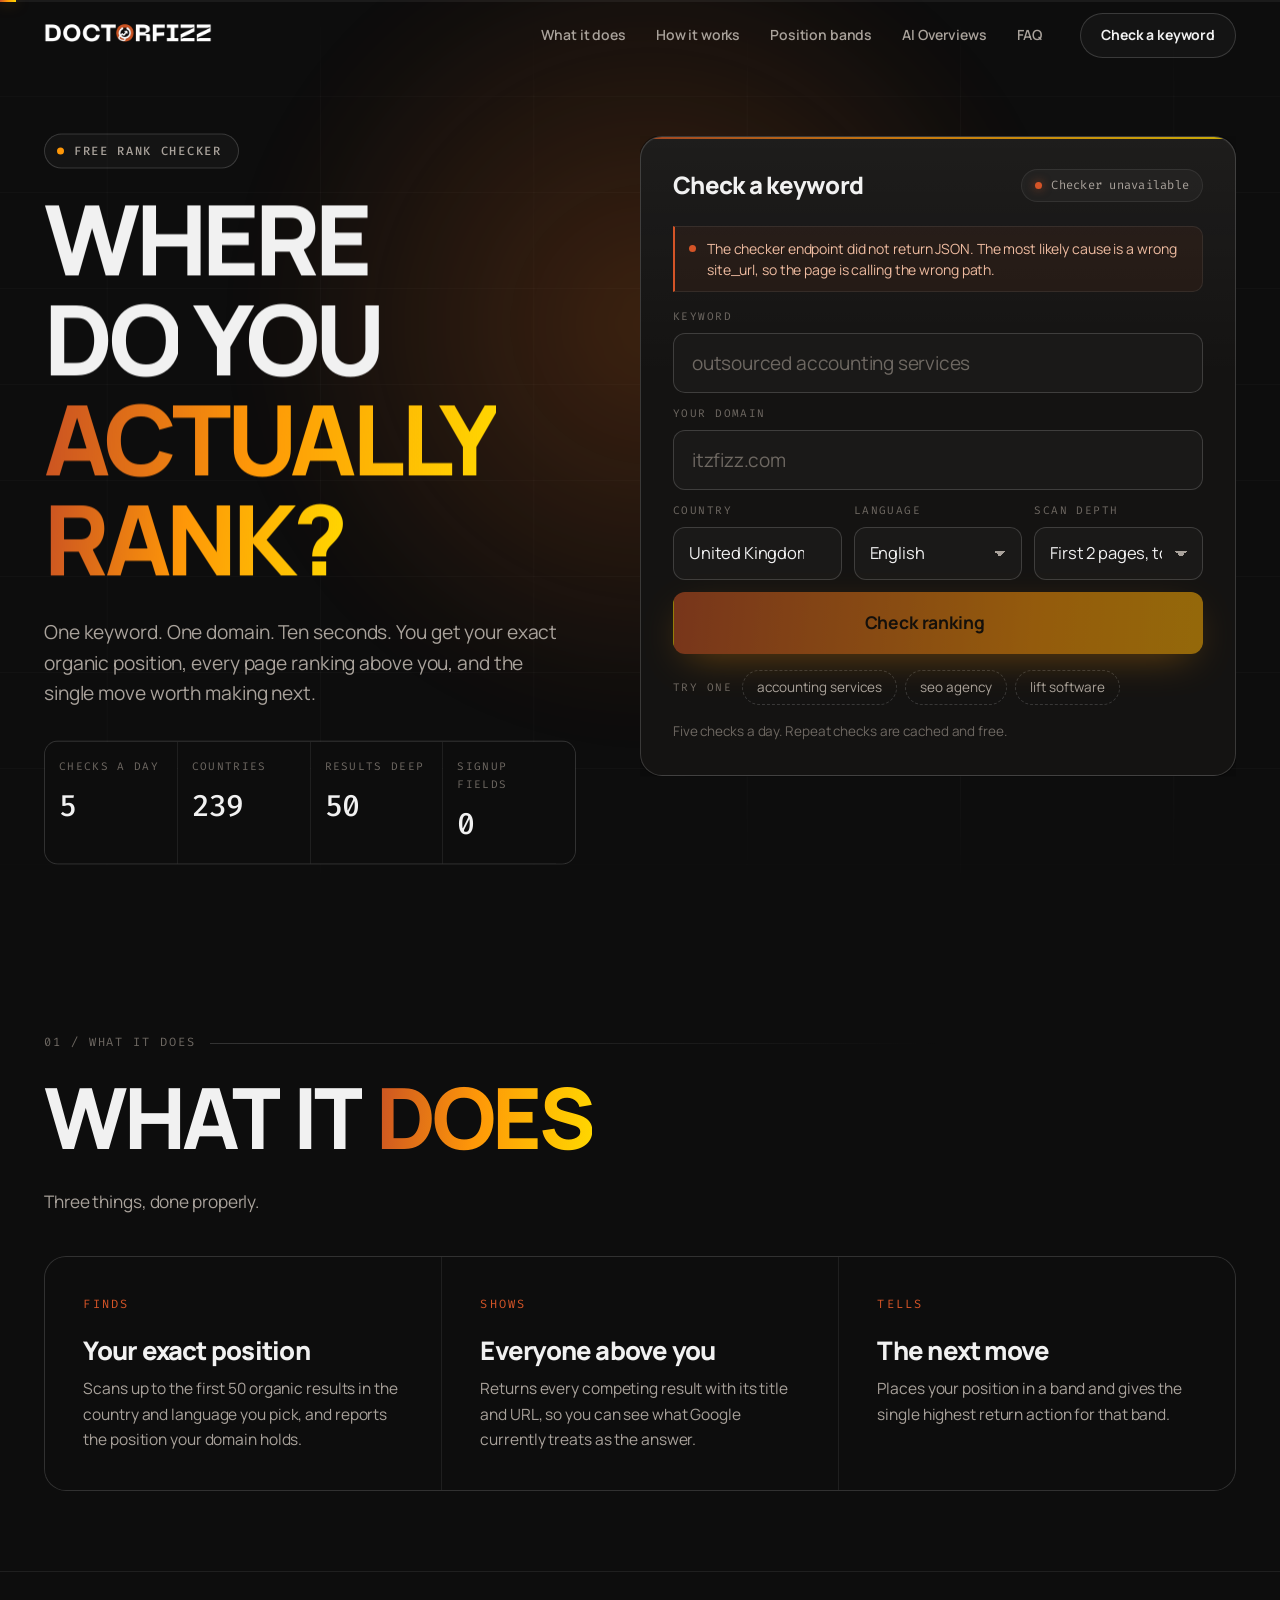
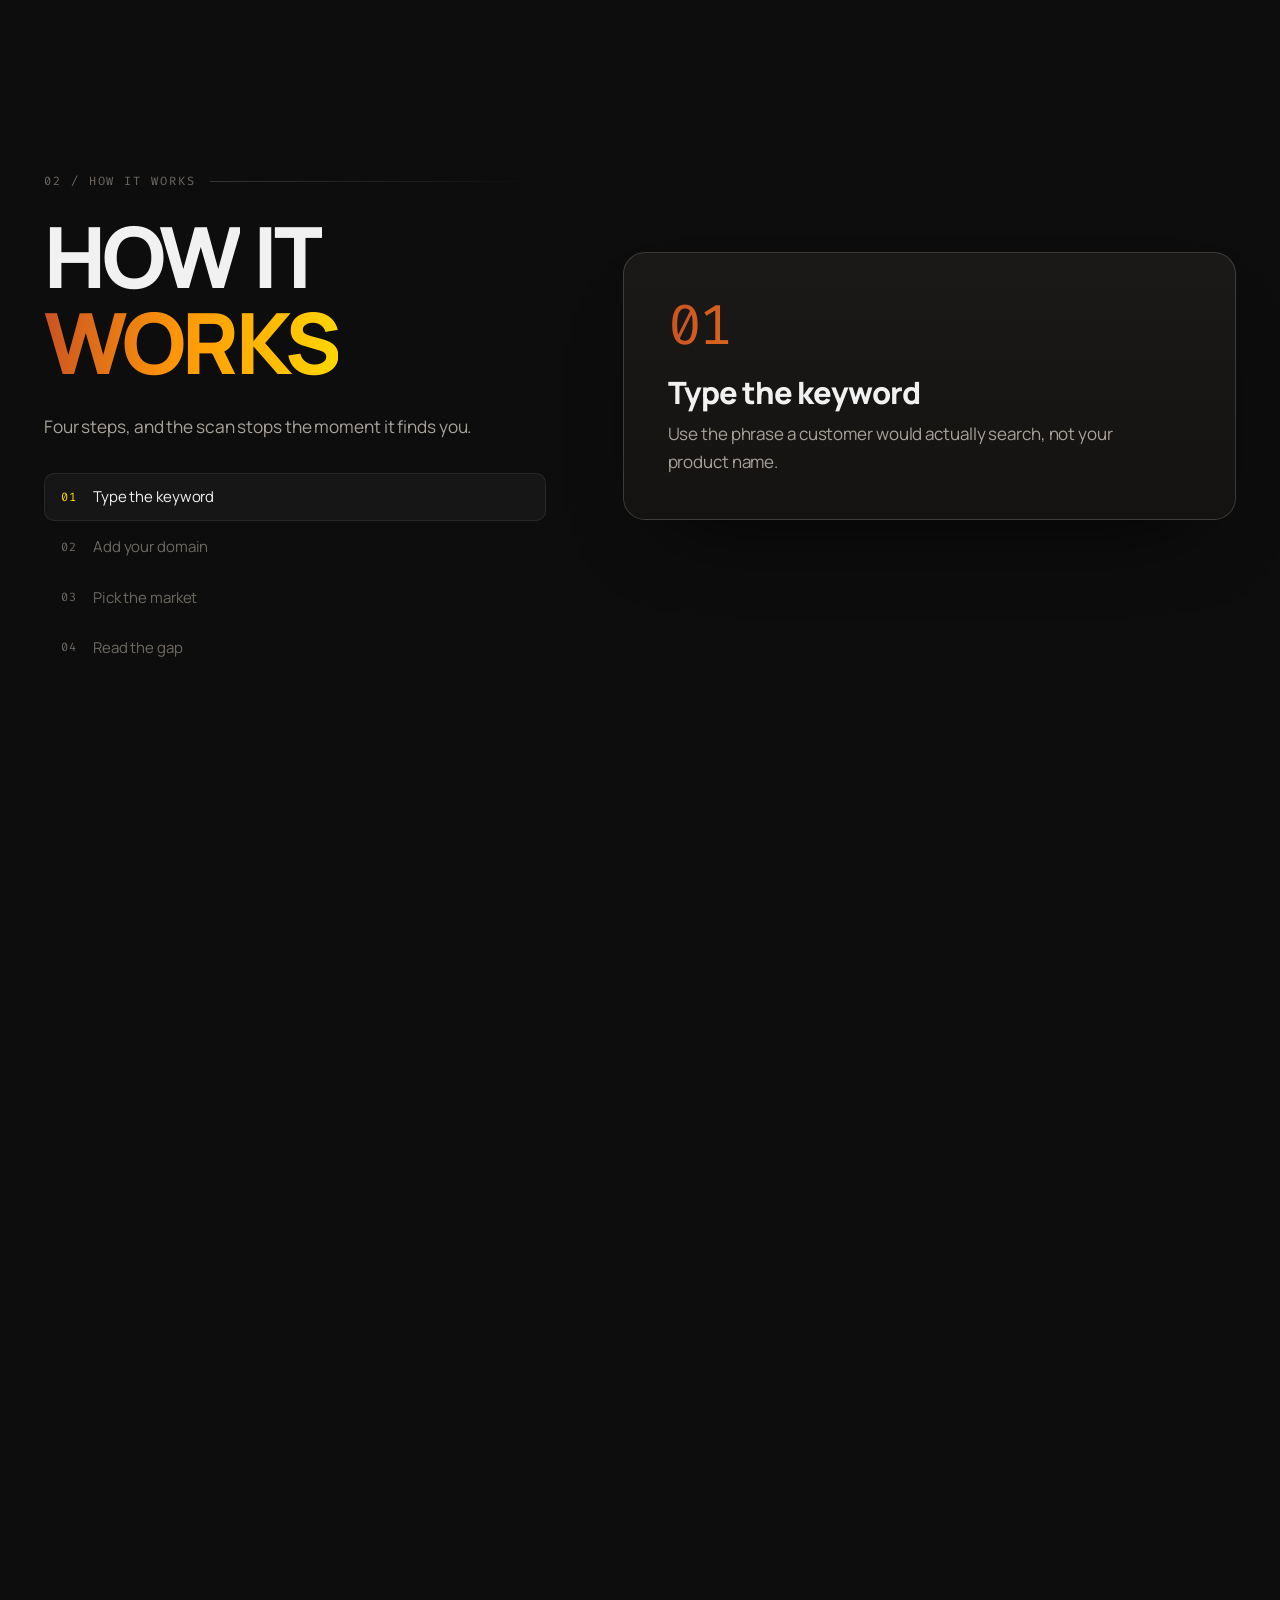
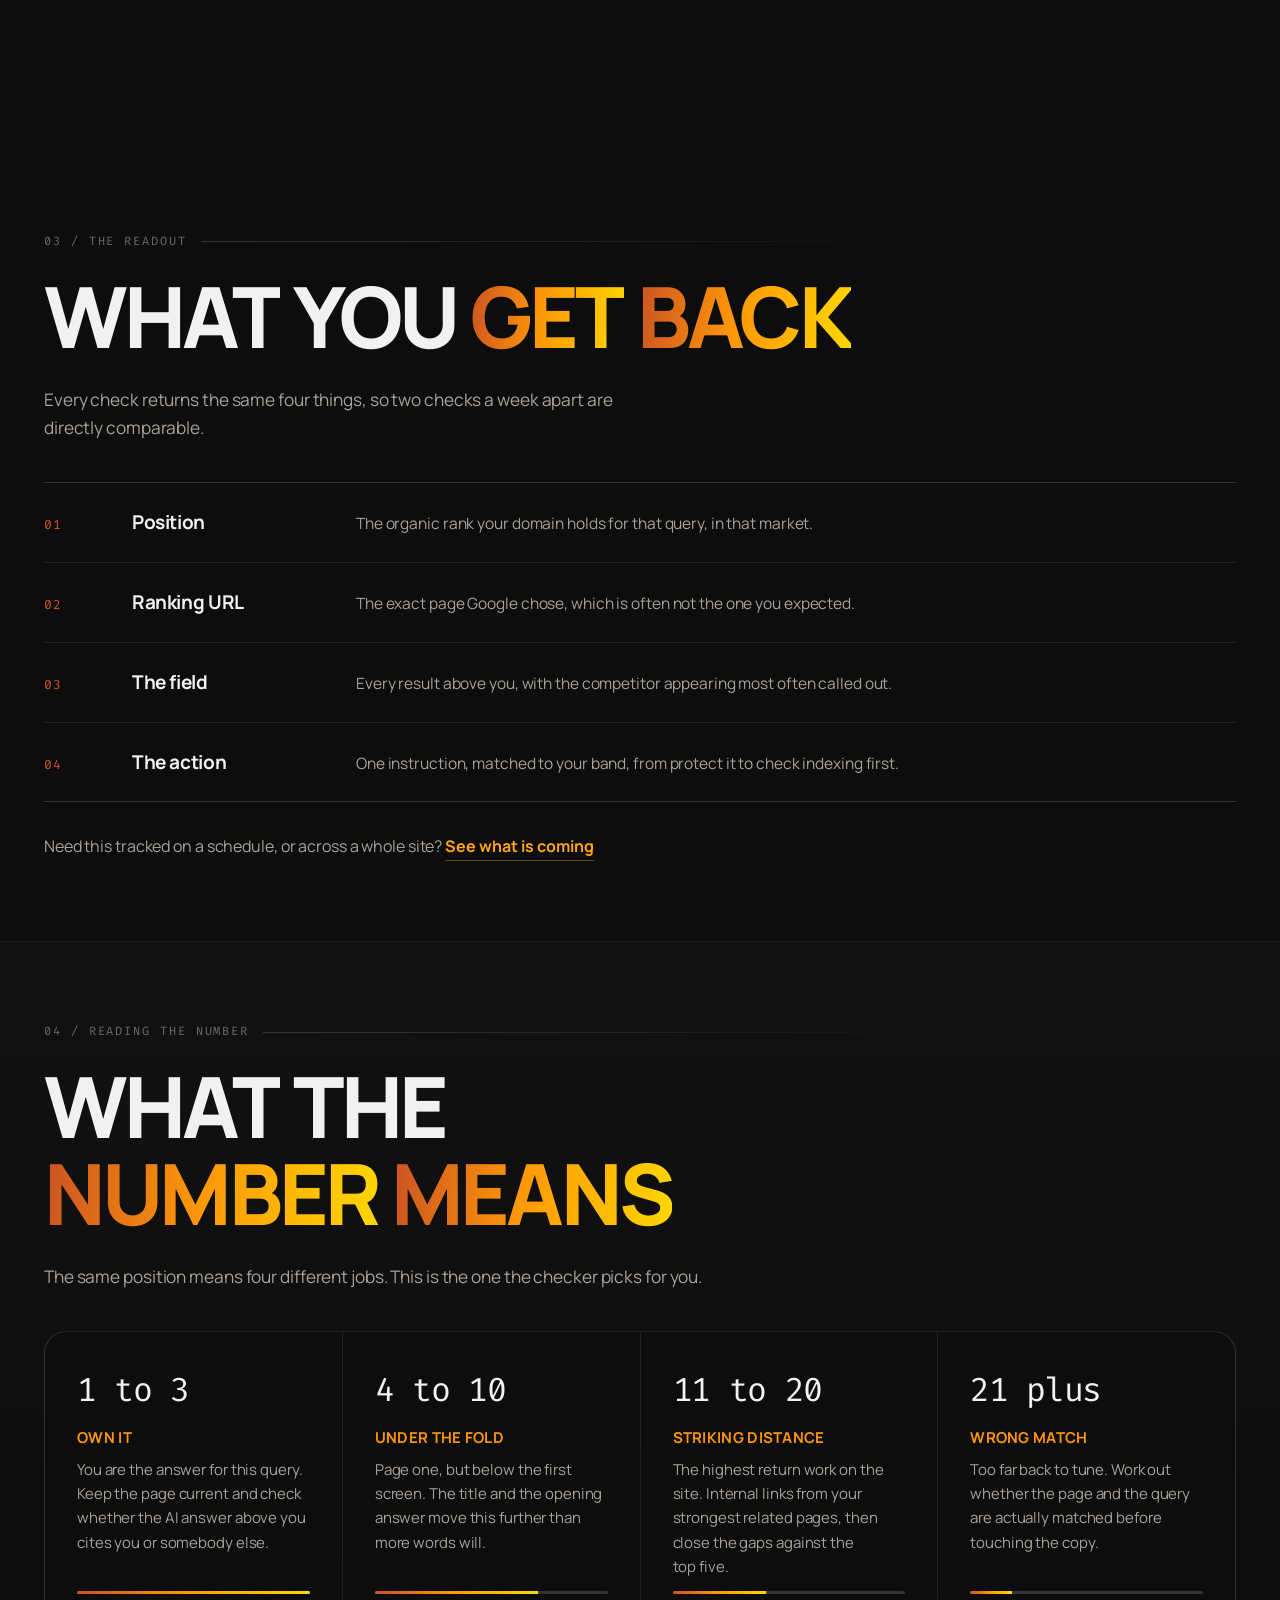
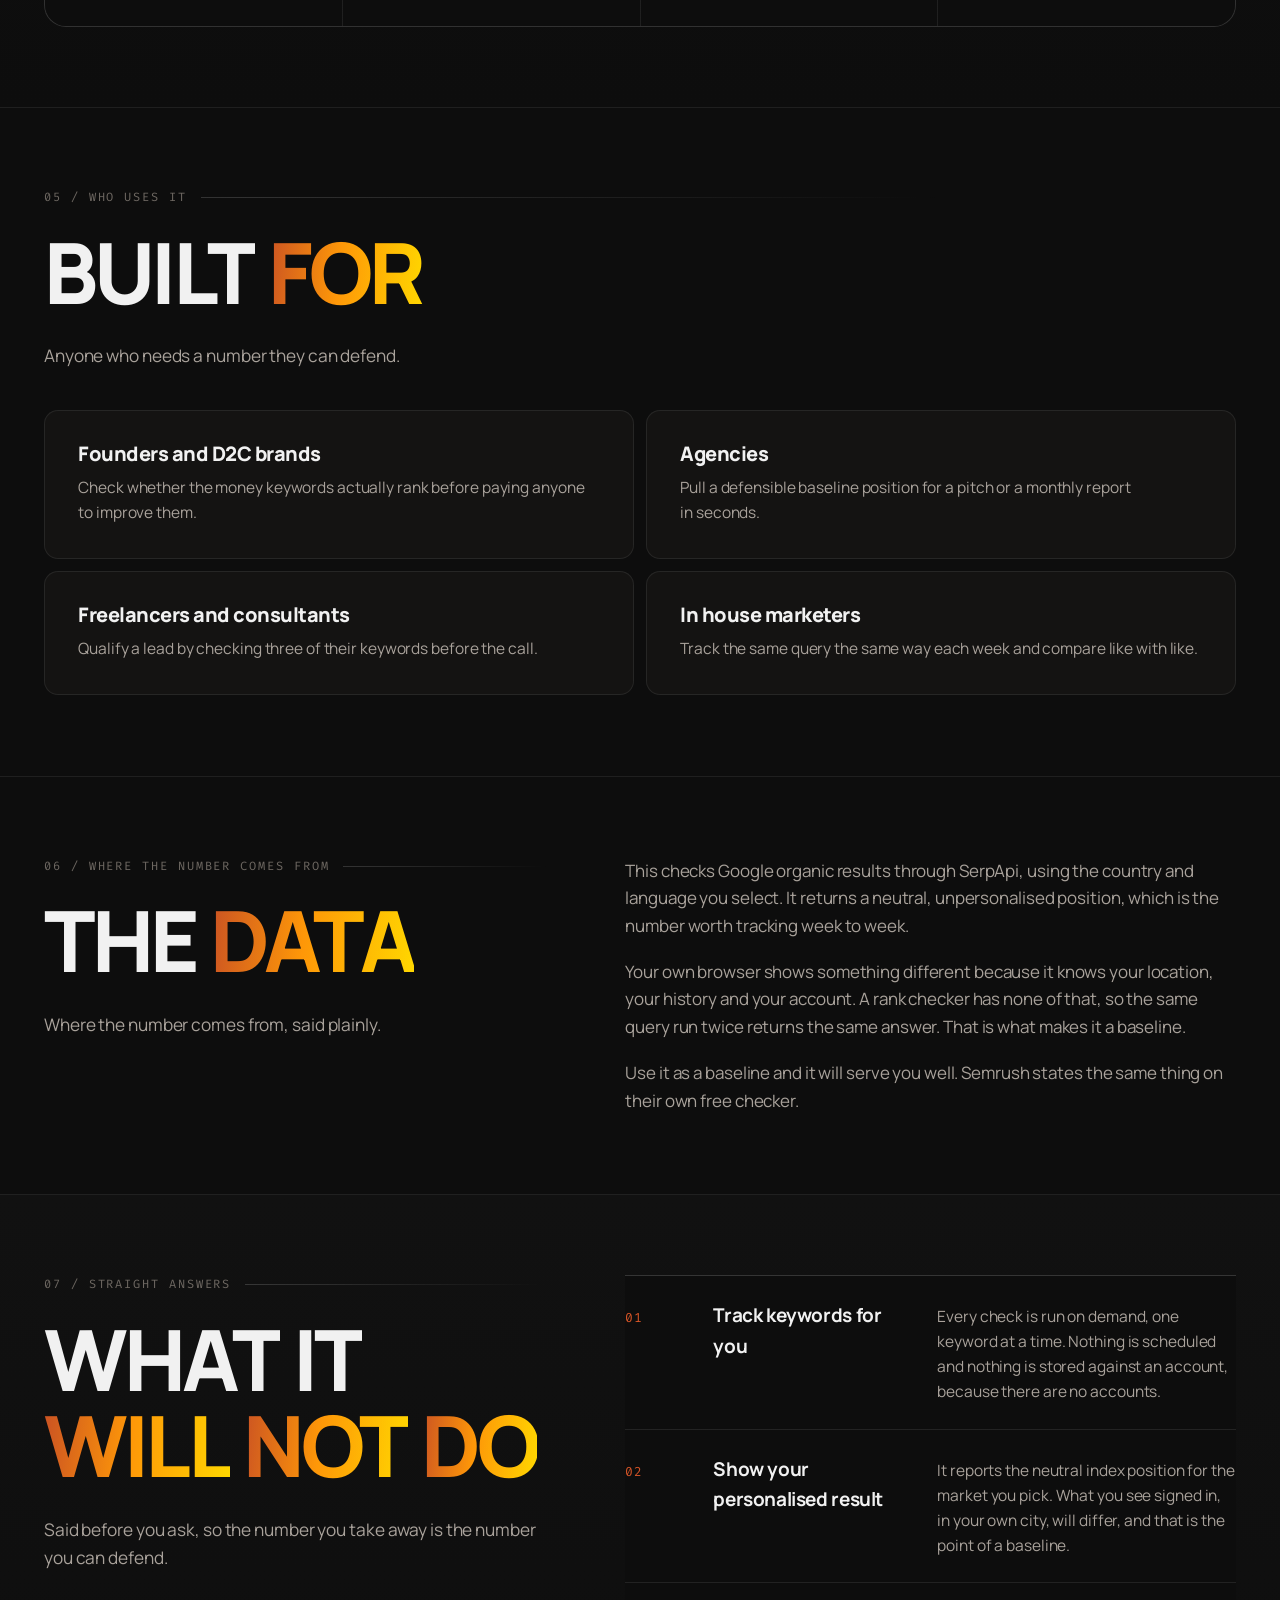
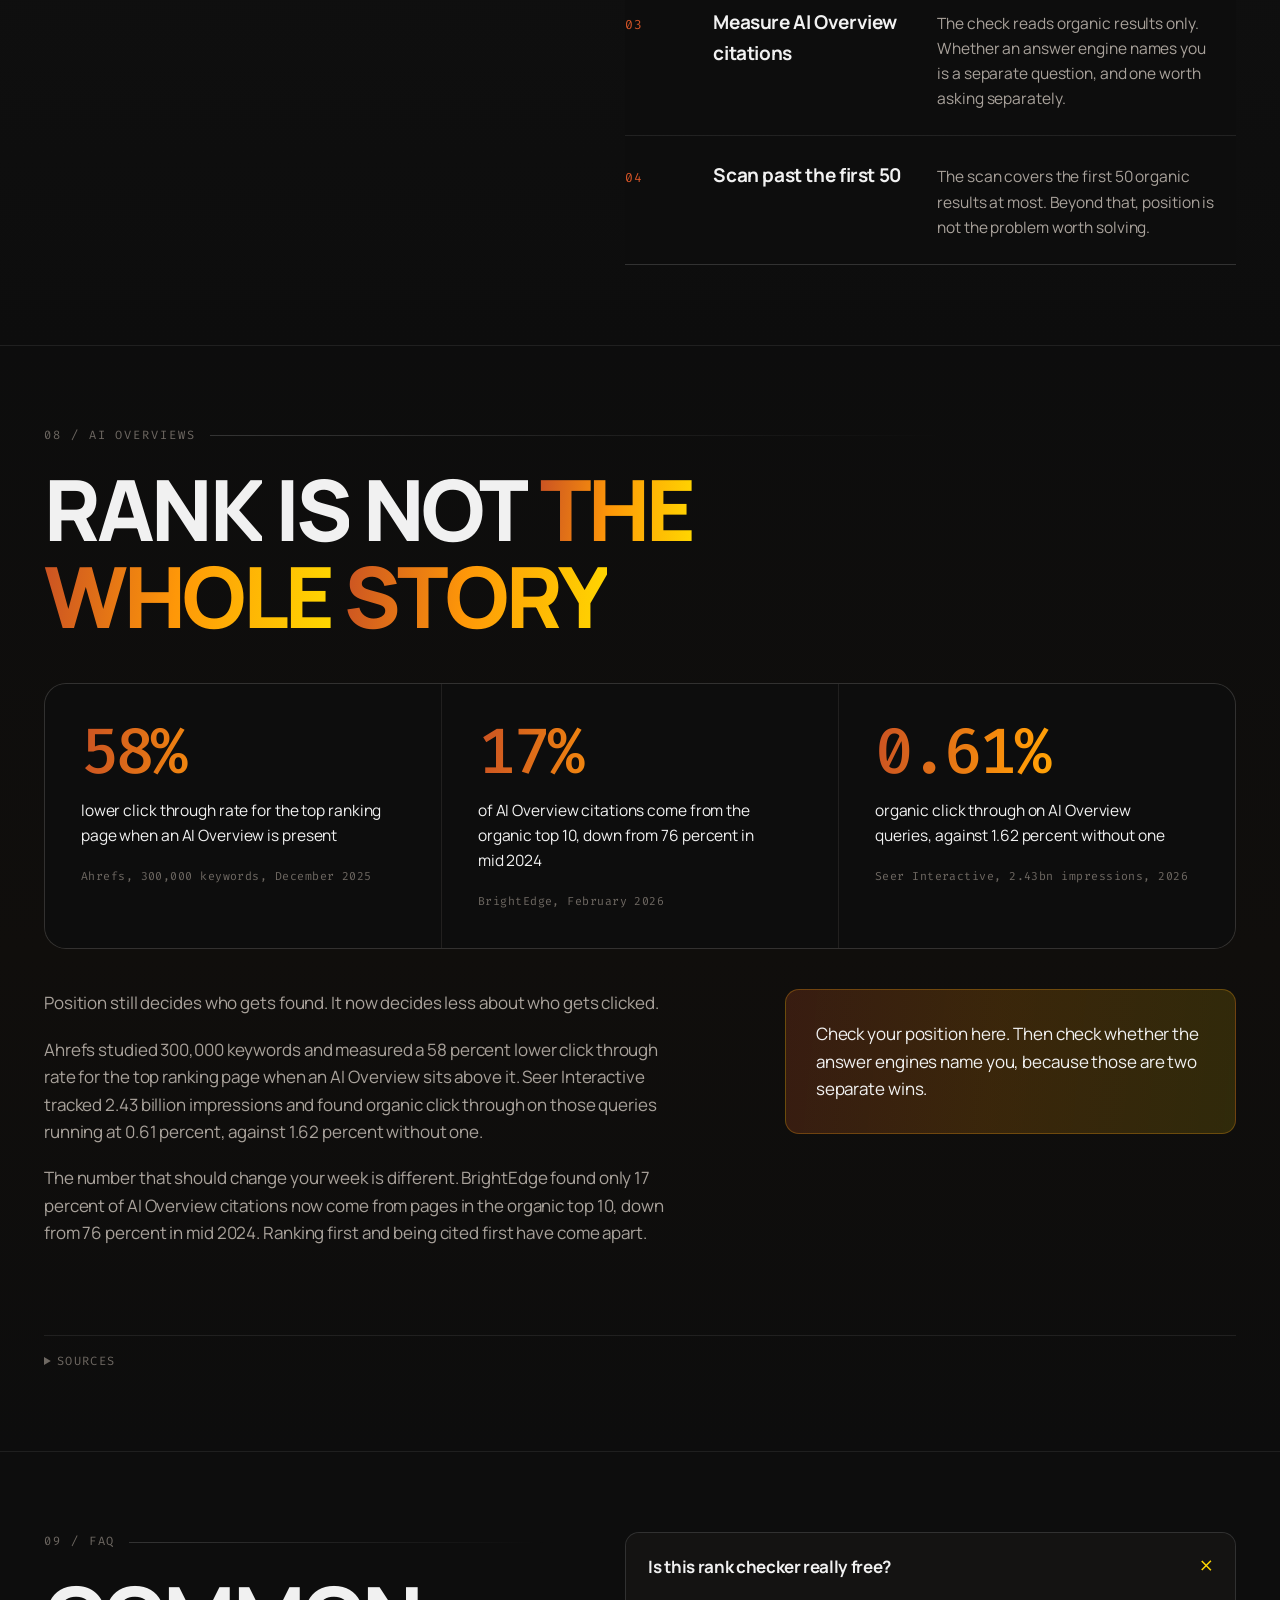
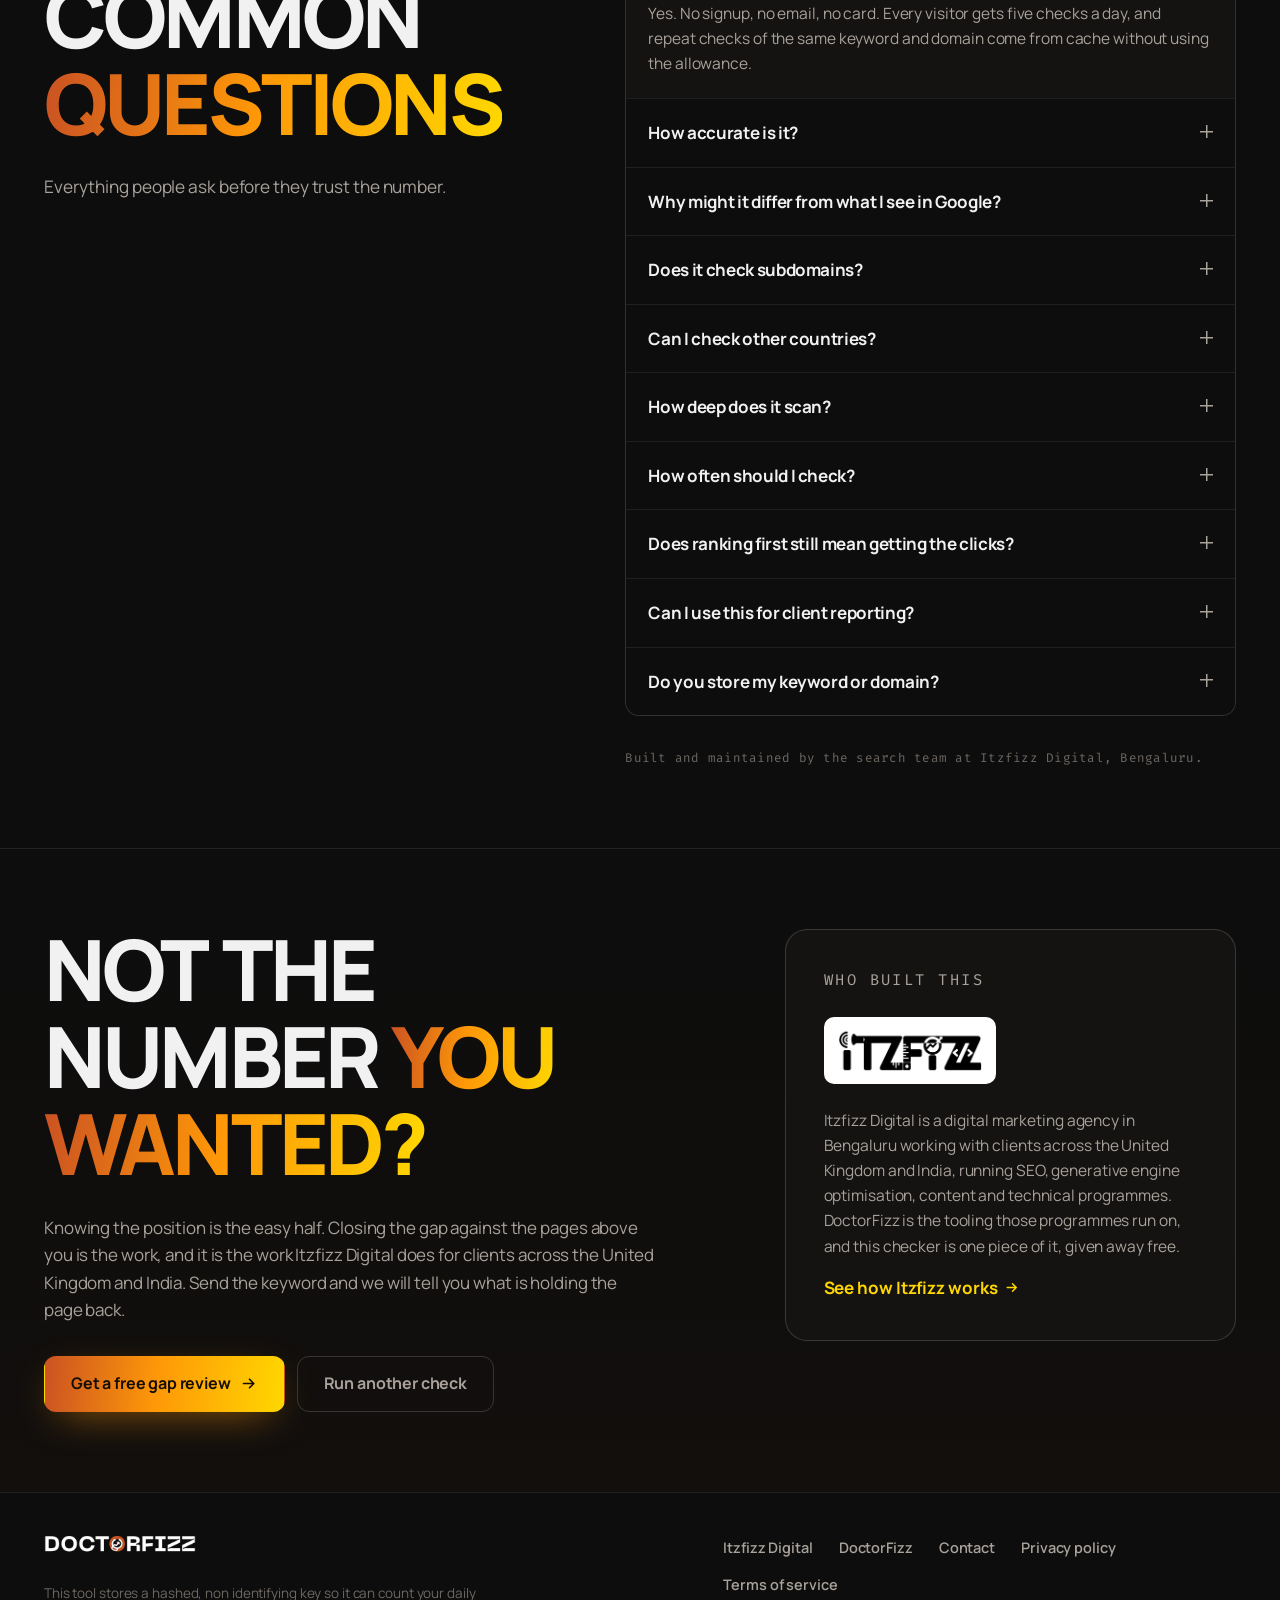
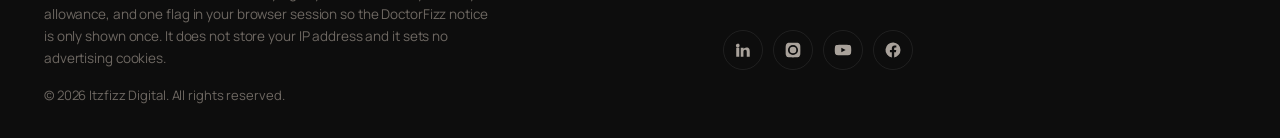
<file: index.html>
<!doctype html>
<html lang="en-GB">
<head>
<meta charset="utf-8">
<meta name="viewport" content="width=device-width, initial-scale=1, viewport-fit=cover">
<title>Free Keyword Rank Checker | Check Google Position Fast</title>
<meta name="description" content="Check where your domain ranks for any keyword across 239 countries. See your exact position, every result above you, and what to do next. Free, no signup.">
<link rel="canonical" href="https://itzfizz.com/keyword-rank-checker">
<meta name="robots" content="index, follow, max-image-preview:large, max-snippet:-1">
<meta name="theme-color" content="#0D0D0D">
<meta property="og:type" content="website">
<meta property="og:site_name" content="Itzfizz Digital">
<meta property="og:title" content="Free Keyword Rank Checker | Check Google Position Fast">
<meta property="og:description" content="Check where your domain ranks for any keyword across 239 countries. See your exact position, every result above you, and what to do next. Free, no signup.">
<meta property="og:url" content="https://itzfizz.com/keyword-rank-checker">
<meta property="og:image" content="https://itzfizz.com/keyword-rank-checker/assets/img/doctorfizz-black.png">
<meta property="og:image:alt" content="DoctorFizz free keyword rank checker">
<meta name="twitter:card" content="summary_large_image">
<link rel="icon" href="assets/img/doctorfizz-black.png" type="image/png">
<link rel="preconnect" href="https://fonts.googleapis.com">
<link rel="preconnect" href="https://fonts.gstatic.com" crossorigin>
<link rel="stylesheet" href="https://fonts.googleapis.com/css2?family=Manrope:wght@400;500;600;700;800&family=Fira+Code:wght@400;500&display=swap">
<link rel="stylesheet" href="assets/css/app.r12.css?v=r12-serpapi">
<script type="application/ld+json">{"@context":"https://schema.org","@graph":[{"@type":"WebApplication","name":"DoctorFizz Keyword Rank Checker","url":"https://itzfizz.com/keyword-rank-checker","description":"Check where your domain ranks for any keyword across 239 countries. See your exact position, every result above you, and what to do next. Free, no signup.","applicationCategory":"BusinessApplication","operatingSystem":"Any","offers":{"@type":"Offer","price":"0","priceCurrency":"GBP"},"featureList":"Organic position for any keyword, 239 countries, 82 languages, full list of competing results, action guidance per position band","publisher":{"@type":"Organization","name":"Itzfizz Digital","url":"https://itzfizz.com","logo":"https://itzfizz.com/keyword-rank-checker/assets/img/itzfizz-black.png","address":{"@type":"PostalAddress","addressLocality":"Bengaluru","addressCountry":"IN"}}},{"@type":"FAQPage","mainEntity":[{"@type":"Question","name":"Is this rank checker really free?","acceptedAnswer":{"@type":"Answer","text":"Yes. No signup, no email, no card. Every visitor gets five checks a day, and repeat checks of the same keyword and domain come from cache without using the allowance."}},{"@type":"Question","name":"How accurate is it?","acceptedAnswer":{"@type":"Answer","text":"It returns a neutral, unpersonalised position from a Google search index for the country and language you choose. Run the same check twice and you get the same answer, which is what makes it usable as a baseline you can track."}},{"@type":"Question","name":"Why might it differ from what I see in Google?","acceptedAnswer":{"@type":"Answer","text":"Your own results are shaped by your location, search history and signed in account, and by AI Overviews, map packs and ads pushing organic results down the visible page. The checker has no history, so it reports the underlying organic position."}},{"@type":"Question","name":"Does it check subdomains?","acceptedAnswer":{"@type":"Answer","text":"Yes. It matches on hostname, so blog.yoursite.com counts as a match for yoursite.com, and it reports the exact URL that ranked."}},{"@type":"Question","name":"Can I check other countries?","acceptedAnswer":{"@type":"Answer","text":"Yes, 239 countries and 82 interface languages. This matters most when you sell into a market you are not based in, because the local result set is the only one that counts."}},{"@type":"Question","name":"How deep does it scan?","acceptedAnswer":{"@type":"Answer","text":"Up to the first 50 organic results, your choice of 10, 20, 30 or 50. The scan stops as soon as it finds your domain."}},{"@type":"Question","name":"How often should I check?","acceptedAnswer":{"@type":"Answer","text":"Weekly suits most sites, monthly in slow moving industries. Pick a fixed day and compare like with like, because daily checking mostly measures normal fluctuation."}},{"@type":"Question","name":"Does ranking first still mean getting the clicks?","acceptedAnswer":{"@type":"Answer","text":"Less than it did. Ahrefs measured a 58 percent lower click through rate for the top ranking page when an AI Overview is present. Position one is still the best place to be, it simply earns fewer visits than it did two years ago."}},{"@type":"Question","name":"Can I use this for client reporting?","acceptedAnswer":{"@type":"Answer","text":"Yes, as a baseline, as long as you state where the number came from. It is an index position rather than a client specific personalised result."}},{"@type":"Question","name":"Do you store my keyword or domain?","acceptedAnswer":{"@type":"Answer","text":"The keyword, domain and country are stored so repeat checks can be cached. Your IP address is never stored. A one way keyed hash is used only to count your daily allowance."}}]},{"@type":"HowTo","name":"How to check where your page ranks for a keyword","totalTime":"PT1M","step":[{"@type":"HowToStep","position":1,"name":"Type the keyword","text":"Use the phrase a customer would actually search, not your product name."},{"@type":"HowToStep","position":2,"name":"Add your domain","text":"Just the domain. Subdomains count, so blog.yoursite.com matches yoursite.com."},{"@type":"HowToStep","position":3,"name":"Pick the market","text":"239 countries and 82 interface languages. The search runs from there, not from where you are sitting."},{"@type":"HowToStep","position":4,"name":"Read the gap","text":"Position, competing results, and the action for your band, in one screen."}]}]}</script>
</head>
<body>
<a class="skip" href="#keyword">Skip to the rank checker</a>
<div class="progress" id="progress" aria-hidden="true"><i></i></div>

<header class="nav" id="nav">
  <div class="shell nav-in">
    <a class="brand" href="./" aria-label="DoctorFizz rank checker, home">
      <img src="assets/img/doctorfizz-white.png" alt="DoctorFizz" width="180" height="31" fetchpriority="high">
    </a>
    <nav class="nav-links" aria-label="Sections">
      <a href="#does">What it does</a>
      <a href="#how">How it works</a>
      <a href="#bands">Position bands</a>
      <a href="#ai">AI Overviews</a>
      <a href="#faq">FAQ</a>
    </nav>
    <a class="pill-cta" href="#keyword"><span>Check a keyword</span></a>
  </div>
</header>

<div class="rerun" id="rerun" hidden>
  <div class="shell rerun-in">
    <p class="rerun-txt"><b id="rerun-pos">&nbsp;</b><span id="rerun-meta"></span></p>
    <button type="button" class="btn btn-sm" id="rerun-btn">New check</button>
  </div>
</div>

<main>

<!-- ============================================================ hero -->
<section class="hero" id="hero">
  <canvas id="hero-canvas" aria-hidden="true"></canvas>
  <div class="hero-glow" aria-hidden="true"></div>

  <div class="shell hero-in">
    <div class="hero-copy">
      <p class="kicker" data-kicker><span class="dot" aria-hidden="true"></span>Free rank checker</p>
      <h1 class="stack" data-stack><span class="stack-a"><span class="wd"><span class="ink">WHERE</span></span> <span class="wd"><span class="ink">DO</span></span> <span class="wd"><span class="ink">YOU</span></span></span> <span class="stack-b"><span class="wd"><span class="ink" data-grad="1">ACTUALLY</span></span> <span class="wd"><span class="ink" data-grad="1">RANK?</span></span></span></h1>      <p class="deck" data-deck>One keyword. One domain. Ten seconds. You get your exact organic position, every page ranking above you, and the single move worth making next.</p>

      <dl class="facts" data-facts>
        <div><dt>Checks a day</dt><dd data-count="5">0</dd></div>
        <div><dt>Countries</dt><dd data-count="239">0</dd></div>
        <div><dt>Results deep</dt><dd data-count="50">0</dd></div>
        <div><dt>Signup fields</dt><dd data-count="0">0</dd></div>
      </dl>
    </div>

    <div class="tool" id="tool-card">
      <div class="tool-top">
        <h2 class="tool-title">Check a keyword</h2>
        <p class="meter" id="meter" data-state="idle">
          <span class="meter-dot" aria-hidden="true"></span>
          <span id="meter-text">Loading your allowance</span>
        </p>
      </div>

      <div id="notice" class="notice" hidden></div>

      <form id="rank-form" class="form" novalidate autocomplete="off">
        <div class="hp" aria-hidden="true">
          <label for="company">Company</label>
          <input type="text" id="company" name="company" tabindex="-1" autocomplete="off">
        </div>

        <div class="fld fld-lg">
          <label for="keyword">Keyword</label>
          <input type="text" id="keyword" name="keyword" maxlength="120" required
                 placeholder="outsourced accounting services" spellcheck="false" enterkeyhint="go">
        </div>

        <div class="fld fld-lg">
          <label for="domain">Your domain</label>
          <input type="text" id="domain" name="domain" maxlength="253" required
                 placeholder="itzfizz.com" spellcheck="false" inputmode="url" enterkeyhint="go">
        </div>

        <div class="fld">
          <label for="gl-search">Country</label>
          <input list="gl-list" id="gl-search" placeholder="Type to search" autocomplete="off" spellcheck="false">
          <datalist id="gl-list">
            <option value="Afghanistan"></option><option value="Albania"></option><option value="Algeria"></option><option value="American Samoa"></option><option value="Andorra"></option><option value="Angola"></option><option value="Anguilla"></option><option value="Antarctica"></option><option value="Antigua and Barbuda"></option><option value="Argentina"></option><option value="Armenia"></option><option value="Aruba"></option><option value="Australia"></option><option value="Austria"></option><option value="Azerbaijan"></option><option value="Bahamas"></option><option value="Bahrain"></option><option value="Bangladesh"></option><option value="Barbados"></option><option value="Belarus"></option><option value="Belgium"></option><option value="Belize"></option><option value="Benin"></option><option value="Bermuda"></option><option value="Bhutan"></option><option value="Bolivia"></option><option value="Bosnia and Herzegovina"></option><option value="Botswana"></option><option value="Bouvet Island"></option><option value="Brazil"></option><option value="British Indian Ocean Territory"></option><option value="Brunei Darussalam"></option><option value="Bulgaria"></option><option value="Burkina Faso"></option><option value="Burundi"></option><option value="Cambodia"></option><option value="Cameroon"></option><option value="Canada"></option><option value="Cape Verde"></option><option value="Cayman Islands"></option><option value="Central African Republic"></option><option value="Chad"></option><option value="Chile"></option><option value="China"></option><option value="Christmas Island"></option><option value="Cocos (Keeling) Islands"></option><option value="Colombia"></option><option value="Comoros"></option><option value="Congo"></option><option value="Congo, the Democratic Republic of the"></option><option value="Cook Islands"></option><option value="Costa Rica"></option><option value="Cote Divoire"></option><option value="Croatia"></option><option value="Cuba"></option><option value="Cyprus"></option><option value="Czech Republic"></option><option value="Denmark"></option><option value="Djibouti"></option><option value="Dominica"></option><option value="Dominican Republic"></option><option value="Ecuador"></option><option value="Egypt"></option><option value="El Salvador"></option><option value="Equatorial Guinea"></option><option value="Eritrea"></option><option value="Estonia"></option><option value="Ethiopia"></option><option value="Falkland Islands (Malvinas)"></option><option value="Faroe Islands"></option><option value="Fiji"></option><option value="Finland"></option><option value="France"></option><option value="French Guiana"></option><option value="French Polynesia"></option><option value="French Southern Territories"></option><option value="Gabon"></option><option value="Gambia"></option><option value="Georgia"></option><option value="Germany"></option><option value="Ghana"></option><option value="Gibraltar"></option><option value="Greece"></option><option value="Greenland"></option><option value="Grenada"></option><option value="Guadeloupe"></option><option value="Guam"></option><option value="Guatemala"></option><option value="Guinea"></option><option value="Guinea-Bissau"></option><option value="Guyana"></option><option value="Haiti"></option><option value="Heard Island and Mcdonald Islands"></option><option value="Holy See (Vatican City State)"></option><option value="Honduras"></option><option value="Hong Kong"></option><option value="Hungary"></option><option value="Iceland"></option><option value="India"></option><option value="Indonesia"></option><option value="Iran, Islamic Republic of"></option><option value="Iraq"></option><option value="Ireland"></option><option value="Israel"></option><option value="Italy"></option><option value="Jamaica"></option><option value="Japan"></option><option value="Jordan"></option><option value="Kazakhstan"></option><option value="Kenya"></option><option value="Kiribati"></option><option value="Korea, Democratic People Republic of"></option><option value="Korea, Republic of"></option><option value="Kuwait"></option><option value="Kyrgyzstan"></option><option value="Lao People Democratic Republic"></option><option value="Latvia"></option><option value="Lebanon"></option><option value="Lesotho"></option><option value="Liberia"></option><option value="Libyan Arab Jamahiriya"></option><option value="Liechtenstein"></option><option value="Lithuania"></option><option value="Luxembourg"></option><option value="Macao"></option><option value="Macedonia, the Former Yugosalv Republic of"></option><option value="Madagascar"></option><option value="Malawi"></option><option value="Malaysia"></option><option value="Maldives"></option><option value="Mali"></option><option value="Malta"></option><option value="Marshall Islands"></option><option value="Martinique"></option><option value="Mauritania"></option><option value="Mauritius"></option><option value="Mayotte"></option><option value="Mexico"></option><option value="Micronesia, Federated States of"></option><option value="Moldova, Republic of"></option><option value="Monaco"></option><option value="Mongolia"></option><option value="Montserrat"></option><option value="Morocco"></option><option value="Mozambique"></option><option value="Myanmar"></option><option value="Namibia"></option><option value="Nauru"></option><option value="Nepal"></option><option value="Netherlands"></option><option value="Netherlands Antilles"></option><option value="New Caledonia"></option><option value="New Zealand"></option><option value="Nicaragua"></option><option value="Niger"></option><option value="Nigeria"></option><option value="Niue"></option><option value="Norfolk Island"></option><option value="Northern Mariana Islands"></option><option value="Norway"></option><option value="Oman"></option><option value="Pakistan"></option><option value="Palau"></option><option value="Palestinian Territory, Occupied"></option><option value="Panama"></option><option value="Papua New Guinea"></option><option value="Paraguay"></option><option value="Peru"></option><option value="Philippines"></option><option value="Pitcairn"></option><option value="Poland"></option><option value="Portugal"></option><option value="Puerto Rico"></option><option value="Qatar"></option><option value="Reunion"></option><option value="Romania"></option><option value="Russian Federation"></option><option value="Rwanda"></option><option value="Saint Helena"></option><option value="Saint Kitts and Nevis"></option><option value="Saint Lucia"></option><option value="Saint Pierre and Miquelon"></option><option value="Saint Vincent and the Grenadines"></option><option value="Samoa"></option><option value="San Marino"></option><option value="Sao Tome and Principe"></option><option value="Saudi Arabia"></option><option value="Senegal"></option><option value="Serbia and Montenegro"></option><option value="Seychelles"></option><option value="Sierra Leone"></option><option value="Singapore"></option><option value="Slovakia"></option><option value="Slovenia"></option><option value="Solomon Islands"></option><option value="Somalia"></option><option value="South Africa"></option><option value="South Georgia and the South Sandwich Islands"></option><option value="Spain"></option><option value="Sri Lanka"></option><option value="Sudan"></option><option value="Suriname"></option><option value="Svalbard and Jan Mayen"></option><option value="Swaziland"></option><option value="Sweden"></option><option value="Switzerland"></option><option value="Syrian Arab Republic"></option><option value="Taiwan, Province of China"></option><option value="Tajikistan"></option><option value="Tanzania, United Republic of"></option><option value="Thailand"></option><option value="Timor-Leste"></option><option value="Togo"></option><option value="Tokelau"></option><option value="Tonga"></option><option value="Trinidad and Tobago"></option><option value="Tunisia"></option><option value="Turkey"></option><option value="Turkmenistan"></option><option value="Turks and Caicos Islands"></option><option value="Tuvalu"></option><option value="Uganda"></option><option value="Ukraine"></option><option value="United Arab Emirates"></option><option value="United Kingdom"></option><option value="United States"></option><option value="United States Minor Outlying Islands"></option><option value="Uruguay"></option><option value="Uzbekistan"></option><option value="Vanuatu"></option><option value="Venezuela"></option><option value="Viet Nam"></option><option value="Virgin Islands, British"></option><option value="Virgin Islands, U.S."></option><option value="Wallis and Futuna"></option><option value="Western Sahara"></option><option value="Yemen"></option><option value="Zambia"></option><option value="Zimbabwe"></option>          </datalist>
          <select id="gl" name="gl" class="sr-select" aria-label="Country">
            <option value="af">Afghanistan</option><option value="al">Albania</option><option value="dz">Algeria</option><option value="as">American Samoa</option><option value="ad">Andorra</option><option value="ao">Angola</option><option value="ai">Anguilla</option><option value="aq">Antarctica</option><option value="ag">Antigua and Barbuda</option><option value="ar">Argentina</option><option value="am">Armenia</option><option value="aw">Aruba</option><option value="au">Australia</option><option value="at">Austria</option><option value="az">Azerbaijan</option><option value="bs">Bahamas</option><option value="bh">Bahrain</option><option value="bd">Bangladesh</option><option value="bb">Barbados</option><option value="by">Belarus</option><option value="be">Belgium</option><option value="bz">Belize</option><option value="bj">Benin</option><option value="bm">Bermuda</option><option value="bt">Bhutan</option><option value="bo">Bolivia</option><option value="ba">Bosnia and Herzegovina</option><option value="bw">Botswana</option><option value="bv">Bouvet Island</option><option value="br">Brazil</option><option value="io">British Indian Ocean Territory</option><option value="bn">Brunei Darussalam</option><option value="bg">Bulgaria</option><option value="bf">Burkina Faso</option><option value="bi">Burundi</option><option value="kh">Cambodia</option><option value="cm">Cameroon</option><option value="ca">Canada</option><option value="cv">Cape Verde</option><option value="ky">Cayman Islands</option><option value="cf">Central African Republic</option><option value="td">Chad</option><option value="cl">Chile</option><option value="cn">China</option><option value="cx">Christmas Island</option><option value="cc">Cocos (Keeling) Islands</option><option value="co">Colombia</option><option value="km">Comoros</option><option value="cg">Congo</option><option value="cd">Congo, the Democratic Republic of the</option><option value="ck">Cook Islands</option><option value="cr">Costa Rica</option><option value="ci">Cote Divoire</option><option value="hr">Croatia</option><option value="cu">Cuba</option><option value="cy">Cyprus</option><option value="cz">Czech Republic</option><option value="dk">Denmark</option><option value="dj">Djibouti</option><option value="dm">Dominica</option><option value="do">Dominican Republic</option><option value="ec">Ecuador</option><option value="eg">Egypt</option><option value="sv">El Salvador</option><option value="gq">Equatorial Guinea</option><option value="er">Eritrea</option><option value="ee">Estonia</option><option value="et">Ethiopia</option><option value="fk">Falkland Islands (Malvinas)</option><option value="fo">Faroe Islands</option><option value="fj">Fiji</option><option value="fi">Finland</option><option value="fr">France</option><option value="gf">French Guiana</option><option value="pf">French Polynesia</option><option value="tf">French Southern Territories</option><option value="ga">Gabon</option><option value="gm">Gambia</option><option value="ge">Georgia</option><option value="de">Germany</option><option value="gh">Ghana</option><option value="gi">Gibraltar</option><option value="gr">Greece</option><option value="gl">Greenland</option><option value="gd">Grenada</option><option value="gp">Guadeloupe</option><option value="gu">Guam</option><option value="gt">Guatemala</option><option value="gn">Guinea</option><option value="gw">Guinea-Bissau</option><option value="gy">Guyana</option><option value="ht">Haiti</option><option value="hm">Heard Island and Mcdonald Islands</option><option value="va">Holy See (Vatican City State)</option><option value="hn">Honduras</option><option value="hk">Hong Kong</option><option value="hu">Hungary</option><option value="is">Iceland</option><option value="in">India</option><option value="id">Indonesia</option><option value="ir">Iran, Islamic Republic of</option><option value="iq">Iraq</option><option value="ie">Ireland</option><option value="il">Israel</option><option value="it">Italy</option><option value="jm">Jamaica</option><option value="jp">Japan</option><option value="jo">Jordan</option><option value="kz">Kazakhstan</option><option value="ke">Kenya</option><option value="ki">Kiribati</option><option value="kp">Korea, Democratic People Republic of</option><option value="kr">Korea, Republic of</option><option value="kw">Kuwait</option><option value="kg">Kyrgyzstan</option><option value="la">Lao People Democratic Republic</option><option value="lv">Latvia</option><option value="lb">Lebanon</option><option value="ls">Lesotho</option><option value="lr">Liberia</option><option value="ly">Libyan Arab Jamahiriya</option><option value="li">Liechtenstein</option><option value="lt">Lithuania</option><option value="lu">Luxembourg</option><option value="mo">Macao</option><option value="mk">Macedonia, the Former Yugosalv Republic of</option><option value="mg">Madagascar</option><option value="mw">Malawi</option><option value="my">Malaysia</option><option value="mv">Maldives</option><option value="ml">Mali</option><option value="mt">Malta</option><option value="mh">Marshall Islands</option><option value="mq">Martinique</option><option value="mr">Mauritania</option><option value="mu">Mauritius</option><option value="yt">Mayotte</option><option value="mx">Mexico</option><option value="fm">Micronesia, Federated States of</option><option value="md">Moldova, Republic of</option><option value="mc">Monaco</option><option value="mn">Mongolia</option><option value="ms">Montserrat</option><option value="ma">Morocco</option><option value="mz">Mozambique</option><option value="mm">Myanmar</option><option value="na">Namibia</option><option value="nr">Nauru</option><option value="np">Nepal</option><option value="nl">Netherlands</option><option value="an">Netherlands Antilles</option><option value="nc">New Caledonia</option><option value="nz">New Zealand</option><option value="ni">Nicaragua</option><option value="ne">Niger</option><option value="ng">Nigeria</option><option value="nu">Niue</option><option value="nf">Norfolk Island</option><option value="mp">Northern Mariana Islands</option><option value="no">Norway</option><option value="om">Oman</option><option value="pk">Pakistan</option><option value="pw">Palau</option><option value="ps">Palestinian Territory, Occupied</option><option value="pa">Panama</option><option value="pg">Papua New Guinea</option><option value="py">Paraguay</option><option value="pe">Peru</option><option value="ph">Philippines</option><option value="pn">Pitcairn</option><option value="pl">Poland</option><option value="pt">Portugal</option><option value="pr">Puerto Rico</option><option value="qa">Qatar</option><option value="re">Reunion</option><option value="ro">Romania</option><option value="ru">Russian Federation</option><option value="rw">Rwanda</option><option value="sh">Saint Helena</option><option value="kn">Saint Kitts and Nevis</option><option value="lc">Saint Lucia</option><option value="pm">Saint Pierre and Miquelon</option><option value="vc">Saint Vincent and the Grenadines</option><option value="ws">Samoa</option><option value="sm">San Marino</option><option value="st">Sao Tome and Principe</option><option value="sa">Saudi Arabia</option><option value="sn">Senegal</option><option value="cs">Serbia and Montenegro</option><option value="sc">Seychelles</option><option value="sl">Sierra Leone</option><option value="sg">Singapore</option><option value="sk">Slovakia</option><option value="si">Slovenia</option><option value="sb">Solomon Islands</option><option value="so">Somalia</option><option value="za">South Africa</option><option value="gs">South Georgia and the South Sandwich Islands</option><option value="es">Spain</option><option value="lk">Sri Lanka</option><option value="sd">Sudan</option><option value="sr">Suriname</option><option value="sj">Svalbard and Jan Mayen</option><option value="sz">Swaziland</option><option value="se">Sweden</option><option value="ch">Switzerland</option><option value="sy">Syrian Arab Republic</option><option value="tw">Taiwan, Province of China</option><option value="tj">Tajikistan</option><option value="tz">Tanzania, United Republic of</option><option value="th">Thailand</option><option value="tl">Timor-Leste</option><option value="tg">Togo</option><option value="tk">Tokelau</option><option value="to">Tonga</option><option value="tt">Trinidad and Tobago</option><option value="tn">Tunisia</option><option value="tr">Turkey</option><option value="tm">Turkmenistan</option><option value="tc">Turks and Caicos Islands</option><option value="tv">Tuvalu</option><option value="ug">Uganda</option><option value="ua">Ukraine</option><option value="ae">United Arab Emirates</option><option value="uk" selected>United Kingdom</option><option value="us">United States</option><option value="um">United States Minor Outlying Islands</option><option value="uy">Uruguay</option><option value="uz">Uzbekistan</option><option value="vu">Vanuatu</option><option value="ve">Venezuela</option><option value="vn">Viet Nam</option><option value="vg">Virgin Islands, British</option><option value="vi">Virgin Islands, U.S.</option><option value="wf">Wallis and Futuna</option><option value="eh">Western Sahara</option><option value="ye">Yemen</option><option value="zm">Zambia</option><option value="zw">Zimbabwe</option>          </select>
        </div>

        <div class="fld">
          <label for="hl">Language</label>
          <select id="hl" name="hl">
            <option value="af">Afrikaans</option><option value="sq">Albanian</option><option value="sm">Amharic</option><option value="ar">Arabic</option><option value="az">Azerbaijani</option><option value="eu">Basque</option><option value="be">Belarusian</option><option value="bn">Bengali</option><option value="bh">Bihari</option><option value="bs">Bosnian</option><option value="bg">Bulgarian</option><option value="ca">Catalan</option><option value="zh-CN">Chinese (Simplified)</option><option value="zh-TW">Chinese (Traditional)</option><option value="hr">Croatian</option><option value="cs">Czech</option><option value="da">Danish</option><option value="nl">Dutch</option><option value="en" selected>English</option><option value="eo">Esperanto</option><option value="et">Estonian</option><option value="fo">Faroese</option><option value="fi">Finnish</option><option value="fr">French</option><option value="fy">Frisian</option><option value="gl">Galician</option><option value="ka">Georgian</option><option value="de">German</option><option value="el">Greek</option><option value="gu">Gujarati</option><option value="iw">Hebrew</option><option value="hi">Hindi</option><option value="hu">Hungarian</option><option value="is">Icelandic</option><option value="id">Indonesian</option><option value="ia">Interlingua</option><option value="ga">Irish</option><option value="it">Italian</option><option value="ja">Japanese</option><option value="jw">Javanese</option><option value="kn">Kannada</option><option value="ko">Korean</option><option value="la">Latin</option><option value="lv">Latvian</option><option value="lt">Lithuanian</option><option value="mk">Macedonian</option><option value="ms">Malay</option><option value="ml">Malayam</option><option value="mt">Maltese</option><option value="mr">Marathi</option><option value="ne">Nepali</option><option value="no">Norwegian</option><option value="nn">Norwegian (Nynorsk)</option><option value="oc">Occitan</option><option value="fa">Persian</option><option value="pl">Polish</option><option value="pt-BR">Portuguese (Brazil)</option><option value="pt-PT">Portuguese (Portugal)</option><option value="pa">Punjabi</option><option value="ro">Romanian</option><option value="ru">Russian</option><option value="gd">Scots Gaelic</option><option value="sr">Serbian</option><option value="si">Sinhalese</option><option value="sk">Slovak</option><option value="sl">Slovenian</option><option value="es">Spanish</option><option value="su">Sudanese</option><option value="sw">Swahili</option><option value="sv">Swedish</option><option value="tl">Tagalog</option><option value="ta">Tamil</option><option value="te">Telugu</option><option value="th">Thai</option><option value="ti">Tigrinya</option><option value="tr">Turkish</option><option value="uk">Ukrainian</option><option value="ur">Urdu</option><option value="uz">Uzbek</option><option value="vi">Vietnamese</option><option value="cy">Welsh</option><option value="xh">Xhosa</option>          </select>
        </div>

        <div class="fld">
          <label for="depth">Scan depth</label>
          <select id="depth" name="depth">
            <option value="1">First page, top 10</option><option value="2" selected>First 2 pages, top 20</option><option value="3">First 3 pages, top 30</option><option value="5">First 5 pages, top 50</option>          </select>
        </div>

        <div class="fld fld-go">
          <button type="submit" id="go" class="btn btn-go">
            <span class="btn-txt">Check ranking</span>
            <span class="btn-spin" aria-hidden="true"></span>
          </button>
        </div>
      </form>

      <div class="presets" id="presets">
        <span>Try one</span>
        <button type="button" data-k="outsourced accounting services" data-d="acenteus-cca.com">accounting services</button>
        <button type="button" data-k="seo agency bengaluru" data-d="itzfizz.com">seo agency</button>
        <button type="button" data-k="lift management software" data-d="aviaenterprises.net">lift software</button>
      </div>

      <p class="form-note">Five checks a day. Repeat checks are cached and free.</p>
      <noscript><p class="notice is-warn" style="display:block">The checker needs JavaScript. Everything below works without it.</p></noscript>

      <div class="scanline" id="scanline" aria-hidden="true"></div>

      <div id="result" class="result" hidden aria-live="polite"></div>
      <div id="summary" class="summary" hidden></div>
      <ol id="ladder" class="ladder" hidden></ol>
      <div id="recent" class="recent" hidden></div>
    </div>
  </div>
</section>

<!-- ============================================================ what it does -->
<section class="sec" id="does">
  <div class="shell">
    <header class="sec-head">
      <p class="rule">01 / What it does</p>      <h2 class="stack" data-stack><span class="stack-a"><span class="wd"><span class="ink">WHAT</span></span> <span class="wd"><span class="ink">IT</span></span></span> <span class="stack-b"><span class="wd"><span class="ink" data-grad="1">DOES</span></span></span></h2>      <p class="lede" data-reveal>Three things, done properly.</p>
    </header>
    <div class="does-grid" data-wipe>
            <article class="does">
        <span class="does-v">FINDS</span>
        <h3>Your exact position</h3>
        <p>Scans up to the first 50 organic results in the country and language you pick, and reports the position your domain holds.</p>
      </article>
            <article class="does">
        <span class="does-v">SHOWS</span>
        <h3>Everyone above you</h3>
        <p>Returns every competing result with its title and URL, so you can see what Google currently treats as the answer.</p>
      </article>
            <article class="does">
        <span class="does-v">TELLS</span>
        <h3>The next move</h3>
        <p>Places your position in a band and gives the single highest return action for that band.</p>
      </article>
          </div>
  </div>
</section>

<!-- ============================================================ pinned step stack -->
<section class="pin" id="how">
  <div class="pin-inner">
    <div class="shell pin-grid">
      <div class="pin-copy">
        <p class="rule">02 / How it works</p>        <h2 class="stack" data-stack><span class="stack-a"><span class="wd"><span class="ink">HOW</span></span> <span class="wd"><span class="ink">IT</span></span></span> <span class="stack-b"><span class="wd"><span class="ink" data-grad="1">WORKS</span></span></span></h2>        <p class="lede">Four steps, and the scan stops the moment it finds you.</p>
        <ol class="pin-nav" id="pin-nav" aria-hidden="true">
                    <li class="on"><span>01</span>Type the keyword</li>
                    <li><span>02</span>Add your domain</li>
                    <li><span>03</span>Pick the market</li>
                    <li><span>04</span>Read the gap</li>
                  </ol>
      </div>
      <div class="pin-stack" id="pin-stack">
                <article class="pcard" data-pcard="0">
          <span class="pcard-n">01</span>
          <h3>Type the keyword</h3>
          <p>Use the phrase a customer would actually search, not your product name.</p>
        </article>
                <article class="pcard" data-pcard="1">
          <span class="pcard-n">02</span>
          <h3>Add your domain</h3>
          <p>Just the domain. Subdomains count, so blog.yoursite.com matches yoursite.com.</p>
        </article>
                <article class="pcard" data-pcard="2">
          <span class="pcard-n">03</span>
          <h3>Pick the market</h3>
          <p>239 countries and 82 interface languages. The search runs from there, not from where you are sitting.</p>
        </article>
                <article class="pcard" data-pcard="3">
          <span class="pcard-n">04</span>
          <h3>Read the gap</h3>
          <p>Position, competing results, and the action for your band, in one screen.</p>
        </article>
              </div>
    </div>
  </div>
</section>

<!-- ============================================================ what you get -->
<section class="sec" id="result">
  <div class="shell">
    <header class="sec-head">
      <p class="rule">03 / The readout</p>      <h2 class="stack" data-stack><span class="stack-a"><span class="wd"><span class="ink">WHAT</span></span> <span class="wd"><span class="ink">YOU</span></span></span> <span class="stack-b"><span class="wd"><span class="ink" data-grad="1">GET</span></span> <span class="wd"><span class="ink" data-grad="1">BACK</span></span></span></h2>      <p class="lede" data-reveal>Every check returns the same four things, so two checks a week apart are directly comparable.</p>
    </header>
    <ol class="gets">
            <li data-row><span class="gets-n">01</span><b>Position</b><p>The organic rank your domain holds for that query, in that market.</p></li>
            <li data-row><span class="gets-n">02</span><b>Ranking URL</b><p>The exact page Google chose, which is often not the one you expected.</p></li>
            <li data-row><span class="gets-n">03</span><b>The field</b><p>Every result above you, with the competitor appearing most often called out.</p></li>
            <li data-row><span class="gets-n">04</span><b>The action</b><p>One instruction, matched to your band, from protect it to check indexing first.</p></li>
          </ol>
    <p class="upsell" data-reveal>
      Need this tracked on a schedule, or across a whole site?
      <button type="button" class="link-btn" data-open-upgrade>See what is coming</button>
    </p>
  </div>
</section>

<!-- ============================================================ position bands -->
<section class="sec sec-alt" id="bands">
  <div class="shell">
    <header class="sec-head">
      <p class="rule">04 / Reading the number</p>      <h2 class="stack" data-stack><span class="stack-a"><span class="wd"><span class="ink">WHAT</span></span> <span class="wd"><span class="ink">THE</span></span></span> <span class="stack-b"><span class="wd"><span class="ink" data-grad="1">NUMBER</span></span> <span class="wd"><span class="ink" data-grad="1">MEANS</span></span></span></h2>      <p class="lede" data-reveal>The same position means four different jobs. This is the one the checker picks for you.</p>
    </header>
    <div class="bands" data-wipe>
            <article class="band">
        <span class="band-r">1 to 3</span>
        <h3>Own it</h3>
        <p>You are the answer for this query. Keep the page current and check whether the AI answer above you cites you or somebody else.</p>
        <span class="band-bar" aria-hidden="true"><i data-fill="1"></i></span>
      </article>
            <article class="band">
        <span class="band-r">4 to 10</span>
        <h3>Under the fold</h3>
        <p>Page one, but below the first screen. The title and the opening answer move this further than more words will.</p>
        <span class="band-bar" aria-hidden="true"><i data-fill="0.7"></i></span>
      </article>
            <article class="band">
        <span class="band-r">11 to 20</span>
        <h3>Striking distance</h3>
        <p>The highest return work on the site. Internal links from your strongest related pages, then close the gaps against the top five.</p>
        <span class="band-bar" aria-hidden="true"><i data-fill="0.4"></i></span>
      </article>
            <article class="band">
        <span class="band-r">21 plus</span>
        <h3>Wrong match</h3>
        <p>Too far back to tune. Work out whether the page and the query are actually matched before touching the copy.</p>
        <span class="band-bar" aria-hidden="true"><i data-fill="0.18"></i></span>
      </article>
          </div>
  </div>
</section>

<!-- ============================================================ built for -->
<section class="sec" id="for">
  <div class="shell">
    <header class="sec-head">
      <p class="rule">05 / Who uses it</p>      <h2 class="stack" data-stack><span class="stack-a"><span class="wd"><span class="ink">BUILT</span></span></span> <span class="stack-b"><span class="wd"><span class="ink" data-grad="1">FOR</span></span></span></h2>      <p class="lede" data-reveal>Anyone who needs a number they can defend.</p>
    </header>
    <div class="for-grid">
            <article class="forc" data-card>
        <h3>Founders and D2C brands</h3>
        <p>Check whether the money keywords actually rank before paying anyone to improve them.</p>
      </article>
            <article class="forc" data-card>
        <h3>Agencies</h3>
        <p>Pull a defensible baseline position for a pitch or a monthly report in seconds.</p>
      </article>
            <article class="forc" data-card>
        <h3>Freelancers and consultants</h3>
        <p>Qualify a lead by checking three of their keywords before the call.</p>
      </article>
            <article class="forc" data-card>
        <h3>In house marketers</h3>
        <p>Track the same query the same way each week and compare like with like.</p>
      </article>
          </div>
  </div>
</section>

<!-- ============================================================ the data -->
<section class="sec" id="data">
  <div class="shell sec-split">
    <header class="sec-head">
      <p class="rule">06 / Where the number comes from</p>      <h2 class="stack" data-stack><span class="stack-a"><span class="wd"><span class="ink">THE</span></span></span> <span class="stack-b"><span class="wd"><span class="ink" data-grad="1">DATA</span></span></span></h2>      <p class="lede" data-reveal>Where the number comes from, said plainly.</p>
    </header>
    <div class="copy" data-reveal><p>This checks Google organic results through SerpApi, using the country and language you select. It returns a neutral, unpersonalised position, which is the number worth tracking week to week.</p><p>Your own browser shows something different because it knows your location, your history and your account. A rank checker has none of that, so the same query run twice returns the same answer. That is what makes it a baseline.</p><p>Use it as a baseline and it will serve you well. Semrush states the same thing on their own free checker.</p></div>
  </div>
</section>

<!-- ============================================================ limits -->
<section class="sec sec-alt" id="limits">
  <div class="shell sec-split">
    <header class="sec-head">
      <p class="rule">07 / Straight answers</p>      <h2 class="stack" data-stack><span class="stack-a"><span class="wd"><span class="ink">WHAT</span></span> <span class="wd"><span class="ink">IT</span></span></span> <span class="stack-b"><span class="wd"><span class="ink" data-grad="1">WILL</span></span> <span class="wd"><span class="ink" data-grad="1">NOT</span></span> <span class="wd"><span class="ink" data-grad="1">DO</span></span></span></h2>      <p class="lede" data-reveal>Said before you ask, so the number you take away is the number you can defend.</p>
    </header>
    <ol class="gets">
            <li data-row><span class="gets-n">01</span><b>Track keywords for you</b><p>Every check is run on demand, one keyword at a time. Nothing is scheduled and nothing is stored against an account, because there are no accounts.</p></li>
            <li data-row><span class="gets-n">02</span><b>Show your personalised result</b><p>It reports the neutral index position for the market you pick. What you see signed in, in your own city, will differ, and that is the point of a baseline.</p></li>
            <li data-row><span class="gets-n">03</span><b>Measure AI Overview citations</b><p>The check reads organic results only. Whether an answer engine names you is a separate question, and one worth asking separately.</p></li>
            <li data-row><span class="gets-n">04</span><b>Scan past the first 50</b><p>The scan covers the first 50 organic results at most. Beyond that, position is not the problem worth solving.</p></li>
          </ol>
  </div>
</section>

<!-- ============================================================ ai -->
<section class="sec sec-ai" id="ai">
  <div class="shell">
    <header class="sec-head">
      <p class="rule">08 / AI Overviews</p>      <h2 class="stack" data-stack><span class="stack-a"><span class="wd"><span class="ink">RANK</span></span> <span class="wd"><span class="ink">IS</span></span> <span class="wd"><span class="ink">NOT</span></span></span> <span class="stack-b"><span class="wd"><span class="ink" data-grad="1">THE</span></span> <span class="wd"><span class="ink" data-grad="1">WHOLE</span></span> <span class="wd"><span class="ink" data-grad="1">STORY</span></span></span></h2>    </header>
    <div class="stat-row" data-wipe>
            <div class="stat">
        <b data-count="58" data-unit="%">0%</b>
        <p>lower click through rate for the top ranking page when an AI Overview is present</p>
        <cite>Ahrefs, 300,000 keywords, December 2025</cite>
      </div>
            <div class="stat">
        <b data-count="17" data-unit="%">0%</b>
        <p>of AI Overview citations come from the organic top 10, down from 76 percent in mid 2024</p>
        <cite>BrightEdge, February 2026</cite>
      </div>
            <div class="stat">
        <b data-count="0.61" data-unit="%">0%</b>
        <p>organic click through on AI Overview queries, against 1.62 percent without one</p>
        <cite>Seer Interactive, 2.43bn impressions, 2026</cite>
      </div>
          </div>
    <div class="ai-body">
      <div class="copy" data-reveal><p>Position still decides who gets found. It now decides less about who gets clicked.</p><p>Ahrefs studied 300,000 keywords and measured a 58 percent lower click through rate for the top ranking page when an AI Overview sits above it. Seer Interactive tracked 2.43 billion impressions and found organic click through on those queries running at 0.61 percent, against 1.62 percent without one.</p><p>The number that should change your week is different. BrightEdge found only 17 percent of AI Overview citations now come from pages in the organic top 10, down from 76 percent in mid 2024. Ranking first and being cited first have come apart.</p></div>
      <p class="callout" data-reveal>Check your position here. Then check whether the answer engines name you, because those are two separate wins.</p>
      <details class="sources">
        <summary>Sources</summary>
        <ul>
                    <li><a href="https://ahrefs.com/blog/ai-overviews-reduce-clicks-update" rel="noopener nofollow" target="_blank">Ahrefs: AI Overviews reduce clicks, December 2025 update</a></li>
                    <li><a href="https://www.seerinteractive.com/insights/aio-impact-on-google-ctr-2026-update" rel="noopener nofollow" target="_blank">Seer Interactive: AI Overview impact on Google CTR, 2026</a></li>
                    <li><a href="https://searchengineland.com/google-ai-overviews-ctr-recovery-study-475566" rel="noopener nofollow" target="_blank">Search Engine Land: AI Overviews CTR recovery study</a></li>
                    <li><a href="https://serpapi.com/search-api" rel="noopener nofollow" target="_blank">SerpApi: Google Search API documentation</a></li>
                  </ul>
      </details>
    </div>
  </div>
</section>

<!-- ============================================================ faq -->
<section class="sec" id="faq">
  <div class="shell sec-split">
    <header class="sec-head">
      <p class="rule">09 / FAQ</p>      <h2 class="stack" data-stack><span class="stack-a"><span class="wd"><span class="ink">COMMON</span></span></span> <span class="stack-b"><span class="wd"><span class="ink" data-grad="1">QUESTIONS</span></span></span></h2>      <p class="lede" data-reveal>Everything people ask before they trust the number.</p>
    </header>
    <div>
    <div class="faq">
            <details open data-row>
        <summary>Is this rank checker really free?</summary>
        <div class="faq-a"><p>Yes. No signup, no email, no card. Every visitor gets five checks a day, and repeat checks of the same keyword and domain come from cache without using the allowance.</p></div>
      </details>
            <details data-row>
        <summary>How accurate is it?</summary>
        <div class="faq-a"><p>It returns a neutral, unpersonalised position from a Google search index for the country and language you choose. Run the same check twice and you get the same answer, which is what makes it usable as a baseline you can track.</p></div>
      </details>
            <details data-row>
        <summary>Why might it differ from what I see in Google?</summary>
        <div class="faq-a"><p>Your own results are shaped by your location, search history and signed in account, and by AI Overviews, map packs and ads pushing organic results down the visible page. The checker has no history, so it reports the underlying organic position.</p></div>
      </details>
            <details data-row>
        <summary>Does it check subdomains?</summary>
        <div class="faq-a"><p>Yes. It matches on hostname, so blog.yoursite.com counts as a match for yoursite.com, and it reports the exact URL that ranked.</p></div>
      </details>
            <details data-row>
        <summary>Can I check other countries?</summary>
        <div class="faq-a"><p>Yes, 239 countries and 82 interface languages. This matters most when you sell into a market you are not based in, because the local result set is the only one that counts.</p></div>
      </details>
            <details data-row>
        <summary>How deep does it scan?</summary>
        <div class="faq-a"><p>Up to the first 50 organic results, your choice of 10, 20, 30 or 50. The scan stops as soon as it finds your domain.</p></div>
      </details>
            <details data-row>
        <summary>How often should I check?</summary>
        <div class="faq-a"><p>Weekly suits most sites, monthly in slow moving industries. Pick a fixed day and compare like with like, because daily checking mostly measures normal fluctuation.</p></div>
      </details>
            <details data-row>
        <summary>Does ranking first still mean getting the clicks?</summary>
        <div class="faq-a"><p>Less than it did. Ahrefs measured a 58 percent lower click through rate for the top ranking page when an AI Overview is present. Position one is still the best place to be, it simply earns fewer visits than it did two years ago.</p></div>
      </details>
            <details data-row>
        <summary>Can I use this for client reporting?</summary>
        <div class="faq-a"><p>Yes, as a baseline, as long as you state where the number came from. It is an index position rather than a client specific personalised result.</p></div>
      </details>
            <details data-row>
        <summary>Do you store my keyword or domain?</summary>
        <div class="faq-a"><p>The keyword, domain and country are stored so repeat checks can be cached. Your IP address is never stored. A one way keyed hash is used only to count your daily allowance.</p></div>
      </details>
          </div>
    <p class="byline" data-reveal>Built and maintained by the search team at Itzfizz Digital, Bengaluru.</p>
    </div>
  </div>
</section>

<!-- ============================================================ close -->
<section class="close" id="close">
  <div class="shell close-in">
    <div class="close-copy">
      <h2 class="stack" data-stack><span class="stack-a"><span class="wd"><span class="ink">NOT</span></span> <span class="wd"><span class="ink">THE</span></span> <span class="wd"><span class="ink">NUMBER</span></span></span> <span class="stack-b"><span class="wd"><span class="ink" data-grad="1">YOU</span></span> <span class="wd"><span class="ink" data-grad="1">WANTED?</span></span></span></h2>      <p data-reveal>Knowing the position is the easy half. Closing the gap against the pages above you is the work, and it is the work Itzfizz Digital does for clients across the United Kingdom and India. Send the keyword and we will tell you what is holding the page back.</p>
      <div class="close-actions" data-reveal>
        <a class="btn btn-primary" href="https://itzfizz.com/contact" rel="noopener">
          <span>Get a free gap review</span>
          <svg viewBox="0 0 20 20" width="17" height="17" aria-hidden="true"><path d="M3 10h12M10 5l5 5-5 5" fill="none" stroke="currentColor" stroke-width="2" stroke-linecap="round" stroke-linejoin="round"/></svg>
        </a>
        <a class="btn btn-quiet" href="#keyword">Run another check</a>
      </div>
    </div>

    <aside class="close-card" data-reveal>
      <p class="close-k">Who built this</p>
      <img src="assets/img/itzfizz-black.png" alt="Itzfizz Digital" width="196" height="64" loading="lazy">
      <p>Itzfizz Digital is a digital marketing agency in Bengaluru working with clients across the United Kingdom and India, running SEO, generative engine optimisation, content and technical programmes. DoctorFizz is the tooling those programmes run on, and this checker is one piece of it, given away free.</p>
      <a class="close-link" href="https://itzfizz.com" rel="noopener">
        See how Itzfizz works        <svg viewBox="0 0 20 20" width="15" height="15" aria-hidden="true"><path d="M3 10h12M10 5l5 5-5 5" fill="none" stroke="currentColor" stroke-width="2" stroke-linecap="round" stroke-linejoin="round"/></svg>
      </a>
    </aside>
  </div>
</section>

</main>

<footer class="foot">
  <div class="shell foot-in">
    <div>
      <img class="foot-mark" src="assets/img/doctorfizz-white.png" alt="DoctorFizz" width="164" height="28" loading="lazy">
      <p class="foot-note">This tool stores a hashed, non identifying key so it can count your daily allowance, and one flag in your browser session so the DoctorFizz notice is only shown once. It does not store your IP address and it sets no advertising cookies.</p>
      <p class="foot-copy">&copy; 2026 Itzfizz Digital. All rights reserved.</p>
    </div>
    <nav aria-label="Footer">
      <ul class="foot-links">
        <li><a href="https://itzfizz.com" rel="noopener">Itzfizz Digital</a></li>
        <li><a href="https://doctorfizz.com" rel="noopener">DoctorFizz</a></li>
        <li><a href="https://itzfizz.com/contact" rel="noopener">Contact</a></li>
        <li><a href="https://itzfizz.com/privacy-policy" rel="noopener">Privacy policy</a></li>
        <li><a href="https://itzfizz.com/terms-of-service" rel="noopener">Terms of service</a></li>
      </ul>
      <ul class="social">
        <li><a href="https://www.linkedin.com/company/itzfizzz/" rel="noopener" aria-label="Itzfizz Digital on LinkedIn"><svg viewBox="0 0 24 24" width="18" height="18" aria-hidden="true"><path fill="currentColor" d="M4.98 3.5A2.5 2.5 0 1 1 5 8.5a2.5 2.5 0 0 1 0-5zM3 9h4v12H3zM9 9h3.8v1.7h.05c.53-.95 1.83-1.95 3.77-1.95C20.4 8.75 21 11 21 14.1V21h-4v-6.1c0-1.46-.03-3.35-2.05-3.35-2.05 0-2.37 1.6-2.37 3.25V21H9z"/></svg></a></li>
        <li><a href="https://www.instagram.com/itzfizz_digital/" rel="noopener" aria-label="Itzfizz Digital on Instagram"><svg viewBox="0 0 24 24" width="18" height="18" aria-hidden="true"><path fill="currentColor" d="M12 2.2c3.2 0 3.58.01 4.85.07 1.17.05 1.8.25 2.23.41.56.22.96.48 1.38.9.42.42.68.82.9 1.38.16.42.36 1.06.41 2.23.06 1.27.07 1.65.07 4.85s-.01 3.58-.07 4.85c-.05 1.17-.25 1.8-.41 2.23-.22.56-.48.96-.9 1.38-.42.42-.82.68-1.38.9-.42.16-1.06.36-2.23.41-1.27.06-1.65.07-4.85.07s-3.58-.01-4.85-.07c-1.17-.05-1.8-.25-2.23-.41a3.8 3.8 0 0 1-1.38-.9 3.8 3.8 0 0 1-.9-1.38c-.16-.42-.36-1.06-.41-2.23C2.21 15.58 2.2 15.2 2.2 12s.01-3.58.07-4.85c.05-1.17.25-1.8.41-2.23.22-.56.48-.96.9-1.38.42-.42.82-.68 1.38-.9.42-.16 1.06-.36 2.23-.41C8.42 2.21 8.8 2.2 12 2.2zm0 3.05A6.75 6.75 0 1 0 18.75 12 6.76 6.76 0 0 0 12 5.25zm0 11.13A4.38 4.38 0 1 1 16.38 12 4.38 4.38 0 0 1 12 16.38zm6.94-11.4a1.58 1.58 0 1 1-1.58-1.57 1.58 1.58 0 0 1 1.58 1.57z"/></svg></a></li>
        <li><a href="https://www.youtube.com/@itzfizz_digital" rel="noopener" aria-label="Itzfizz Digital on YouTube"><svg viewBox="0 0 24 24" width="18" height="18" aria-hidden="true"><path fill="currentColor" d="M23 12s0-3.2-.41-4.74a2.5 2.5 0 0 0-1.76-1.77C19.29 5.08 12 5.08 12 5.08s-7.29 0-8.83.41A2.5 2.5 0 0 0 1.41 7.26 26 26 0 0 0 1 12a26 26 0 0 0 .41 4.74 2.5 2.5 0 0 0 1.76 1.77c1.54.41 8.83.41 8.83.41s7.29 0 8.83-.41a2.5 2.5 0 0 0 1.76-1.77C23 15.2 23 12 23 12zM9.75 15.02V8.98L15.5 12z"/></svg></a></li>
        <li><a href="https://www.facebook.com/itzfizz.digital" rel="noopener" aria-label="Itzfizz Digital on Facebook"><svg viewBox="0 0 24 24" width="18" height="18" aria-hidden="true"><path fill="currentColor" d="M22 12a10 10 0 1 0-11.56 9.88v-6.99H7.9V12h2.54V9.8c0-2.5 1.49-3.89 3.77-3.89 1.09 0 2.24.2 2.24.2v2.46h-1.26c-1.24 0-1.63.77-1.63 1.56V12h2.78l-.44 2.89h-2.34v6.99A10 10 0 0 0 22 12z"/></svg></a></li>
      </ul>
    </nav>
  </div>
</footer>

<!-- ============================================================ upgrade modal -->
<div class="modal" id="upgrade" hidden role="dialog" aria-modal="true" aria-labelledby="up-title">
  <div class="modal-back" data-close-upgrade></div>
  <div class="modal-card" role="document">
    <button type="button" class="modal-x" data-close-upgrade aria-label="Close">
      <svg viewBox="0 0 20 20" width="18" height="18" aria-hidden="true"><path d="M5 5l10 10M15 5L5 15" fill="none" stroke="currentColor" stroke-width="2" stroke-linecap="round"/></svg>
    </button>
    <p class="modal-k">DoctorFizz</p>
    <h2 id="up-title">Checking more than one keyword?</h2>
    <p class="modal-body">This page checks one keyword at a time, on demand. DoctorFizz is the platform the same team is building around it, currently in private beta. Join the beta list to hear when it opens.</p>
    <a class="btn btn-primary" href="https://doctorfizz.com" rel="noopener" target="_blank">
      <span>Join the DoctorFizz beta</span>
      <svg viewBox="0 0 20 20" width="17" height="17" aria-hidden="true"><path d="M3 10h12M10 5l5 5-5 5" fill="none" stroke="currentColor" stroke-width="2" stroke-linecap="round" stroke-linejoin="round"/></svg>
    </a>
    <p class="modal-note">Opens doctorfizz.com in a new tab. Close this and it will not ask again.</p>
  </div>
</div>

<script src="assets/js/app.r12.js?v=r12-serpapi" data-df-base="/" data-df-rel="r12" defer></script>
</body>
</html>
</file>
<file: assets/css/app.r12.css>
/* DoctorFizz Keyword Rank Checker, release r12.
   Design language stays doctorfizz.com: Manrope and Fira Code, rust to gold on near black.
   r12 rebuilds the layer above that: a measured, instrument-like surface with a ruled grid,
   a heavier tool card, a result panel that reads as a readout, and hooks for the motion layer.

   Rule kept from r11: nothing is hidden here waiting for JavaScript. Every element is visible
   in this file. gsap.set() in motion.r12.js owns the start state of anything that animates. */

:root{
  --bg:#0D0D0D;
  --bg-2:#111111;
  --panel:#1A1918;
  --panel-2:#141312;
  --panel-3:#201E1C;
  --line:rgba(255,255,255,.08);
  --line-2:rgba(255,255,255,.16);
  --line-3:rgba(255,255,255,.28);
  --white:#FFFFFF;
  --t1:#F1F1F1;
  --t2:#A9A29B;
  --t3:#6E6862;

  --rust:#CA5223;
  --rust-2:#D45427;
  --orange:#FE9708;
  --amber:#FFA615;
  --gold:#FFD700;
  --ramp:linear-gradient(96deg,#CA5223 0%,#FE9708 46%,#FFD700 100%);
  --ramp-soft:linear-gradient(96deg,rgba(202,82,35,.22) 0%,rgba(254,151,8,.18) 46%,rgba(255,215,0,.14) 100%);
  --ok:#35C48F;

  --display:"Manrope","Helvetica Neue",Arial,sans-serif;
  --mono:"Fira Code",ui-monospace,Menlo,Consolas,monospace;

  --shell:1280px;
  --gut:clamp(20px,4vw,44px);
  --measure:62ch;
  --r:14px;
  --r-lg:22px;
  --ease:cubic-bezier(.22,.8,.28,1);

  --s1:4px; --s2:8px; --s3:12px; --s4:16px; --s5:24px; --s6:32px;
  --s7:40px; --s8:56px; --s9:80px; --s10:104px;

  --nav-h:72px;
}

*,*::before,*::after{box-sizing:border-box}

/* Several elements here are laid out with grid or flex, which beats the hidden attribute's
   default display:none. The app layer toggles .hidden on the result, summary, ladder, notice
   and modal, so this has to win. */
[hidden]{display:none !important}

html{
  -webkit-text-size-adjust:100%;
  scroll-behavior:smooth;
  scroll-padding-top:calc(var(--nav-h) + 16px);
}

body{
  margin:0;
  background:var(--bg);
  color:var(--t1);
  font-family:var(--display);
  font-size:17px;
  line-height:1.62;
  font-weight:400;
  letter-spacing:-.006em;
  -webkit-font-smoothing:antialiased;
  text-rendering:optimizeLegibility;
  overflow-x:hidden;
}

/* A single fixed grain and ruled grid sits under everything, so sections read as panels cut
   out of one continuous surface rather than as separate stacked blocks. */
body::before{
  content:"";
  position:fixed;
  inset:0;
  z-index:0;
  pointer-events:none;
  background:
    linear-gradient(rgba(255,255,255,.022) 1px,transparent 1px) 0 0/100% 96px,
    linear-gradient(90deg,rgba(255,255,255,.022) 1px,transparent 1px) 50% 0/calc(min(100vw,var(--shell))/6) 100%;
  mask-image:linear-gradient(180deg,transparent,#000 12%,#000 88%,transparent);
}

img{max-width:100%;height:auto;display:block}
button,input,select,textarea{font:inherit;color:inherit}
a{color:var(--amber);text-decoration:none;transition:color .2s var(--ease)}
a:hover{color:var(--gold)}
p{margin:0 0 1em;text-wrap:pretty}
h1,h2,h3,h4{margin:0;font-weight:800;letter-spacing:-.03em;line-height:1.02;text-wrap:balance}
ul,ol{margin:0;padding:0;list-style:none}

::selection{background:var(--rust);color:#fff}

:focus-visible{
  outline:2px solid var(--amber);
  outline-offset:3px;
  border-radius:4px;
}

.shell{
  width:100%;
  max-width:var(--shell);
  margin-inline:auto;
  padding-inline:var(--gut);
  position:relative;
  z-index:1;
}

.skip{
  position:absolute;
  left:-9999px;
  top:0;
  z-index:100;
  background:var(--gold);
  color:#0D0D0D;
  padding:12px 18px;
  font-weight:700;
  border-radius:0 0 10px 0;
}
.skip:focus{left:0}

.sr-only{
  position:absolute;width:1px;height:1px;overflow:hidden;
  clip:rect(0 0 0 0);clip-path:inset(50%);white-space:nowrap;
}

/* ================================================================= chrome */

.progress{
  position:fixed;
  top:0;left:0;right:0;
  height:2px;
  z-index:60;
  background:rgba(255,255,255,.06);
}
.progress i{
  display:block;
  height:100%;
  width:0;
  background:var(--ramp);
  box-shadow:0 0 14px rgba(254,151,8,.55);
}

.nav{
  position:fixed;
  top:0;left:0;right:0;
  z-index:50;
  height:var(--nav-h);
  display:flex;
  align-items:center;
  transition:background .35s var(--ease),border-color .35s var(--ease),backdrop-filter .35s var(--ease);
  border-bottom:1px solid transparent;
}
.nav.stuck{
  background:rgba(13,13,13,.78);
  backdrop-filter:saturate(140%) blur(14px);
  -webkit-backdrop-filter:saturate(140%) blur(14px);
  border-bottom-color:var(--line);
}
.nav-in{
  display:flex;
  align-items:center;
  justify-content:space-between;
  gap:var(--s5);
}
.brand img{width:168px;height:auto}

.nav-links{
  display:flex;
  gap:2px;
  margin-left:auto;
}
.nav-links a{
  position:relative;
  color:var(--t2);
  font-size:14px;
  font-weight:600;
  letter-spacing:-.01em;
  padding:8px 14px;
  border-radius:999px;
  transition:color .2s var(--ease),background .2s var(--ease);
}
.nav-links a::after{
  content:"";
  position:absolute;
  left:14px;right:14px;bottom:4px;
  height:1px;
  background:var(--ramp);
  transform:scaleX(0);
  transform-origin:left;
  transition:transform .35s var(--ease);
}
.nav-links a:hover{color:var(--t1);background:rgba(255,255,255,.04)}
.nav-links a:hover::after,
.nav-links a.on::after{transform:scaleX(1)}
.nav-links a.on{color:var(--t1)}

.pill-cta{
  position:relative;
  overflow:hidden;
  display:inline-flex;
  align-items:center;
  gap:8px;
  padding:10px 20px;
  border-radius:999px;
  border:1px solid var(--line-2);
  color:var(--t1);
  font-size:14px;
  font-weight:700;
  letter-spacing:-.01em;
  background:rgba(255,255,255,.03);
  transition:border-color .25s var(--ease),color .25s var(--ease),transform .25s var(--ease);
}
.pill-cta span{position:relative;z-index:1}
.pill-cta::before{
  content:"";
  position:absolute;
  inset:0;
  background:var(--ramp);
  transform:translateY(101%);
  transition:transform .4s var(--ease);
}
.pill-cta:hover{color:#100C08;border-color:transparent;transform:translateY(-1px)}
.pill-cta:hover::before{transform:translateY(0)}

/* Sticky re-run bar, shown once a result exists and the tool has scrolled away. */
.rerun{
  position:fixed;
  left:0;right:0;
  bottom:0;
  z-index:45;
  background:rgba(16,15,14,.92);
  backdrop-filter:blur(14px);
  -webkit-backdrop-filter:blur(14px);
  border-top:1px solid var(--line);
  padding:10px 0 calc(10px + env(safe-area-inset-bottom));
  transform:translateY(100%);
  transition:transform .45s var(--ease);
}
.rerun.on{transform:translateY(0)}
.rerun-in{
  display:flex;
  align-items:center;
  justify-content:space-between;
  gap:var(--s4);
}
.rerun-txt{
  margin:0;
  display:flex;
  align-items:baseline;
  gap:12px;
  min-width:0;
  font-size:14px;
  color:var(--t2);
}
.rerun-txt b{
  font-family:var(--mono);
  font-size:20px;
  color:var(--gold);
  letter-spacing:-.02em;
}
.rerun-txt span{
  white-space:nowrap;
  overflow:hidden;
  text-overflow:ellipsis;
}

/* ================================================================= type */

.kicker{
  display:inline-flex;
  align-items:center;
  gap:10px;
  margin:0 0 var(--s5);
  padding:7px 16px 7px 12px;
  border:1px solid var(--line-2);
  border-radius:999px;
  background:rgba(255,255,255,.03);
  font-family:var(--mono);
  font-size:12px;
  font-weight:500;
  letter-spacing:.14em;
  text-transform:uppercase;
  color:var(--t2);
}
.kicker .dot{
  width:7px;height:7px;
  border-radius:50%;
  background:var(--orange);
  box-shadow:0 0 0 0 rgba(254,151,8,.55);
  animation:pulse 2.6s var(--ease) infinite;
}
@keyframes pulse{
  0%{box-shadow:0 0 0 0 rgba(254,151,8,.5)}
  70%{box-shadow:0 0 0 12px rgba(254,151,8,0)}
  100%{box-shadow:0 0 0 0 rgba(254,151,8,0)}
}

.stack{
  font-size:clamp(38px,6.6vw,86px);
  line-height:.94;
  letter-spacing:-.045em;
  text-transform:uppercase;
  margin:0 0 var(--s5);
}
h1.stack{font-size:clamp(44px,7.6vw,104px)}
.stack .wd{display:inline-block;will-change:transform}
.stack .ink{display:inline-block}
.stack-a{color:var(--t1)}
[data-grad="1"]{
  background:var(--ramp);
  -webkit-background-clip:text;
  background-clip:text;
  color:transparent;
  -webkit-text-fill-color:transparent;
}

.deck{
  max-width:var(--measure);
  font-size:clamp(17px,1.5vw,20px);
  line-height:1.6;
  color:var(--t2);
  margin:0 0 var(--s6);
}
.lede{
  max-width:var(--measure);
  font-size:clamp(16px,1.35vw,19px);
  color:var(--t2);
  margin:var(--s4) 0 0;
}

.copy{max-width:var(--measure);color:var(--t2);font-size:17px}
.copy p{margin:0 0 1.1em}
.copy p:last-child{margin-bottom:0}
.copy ul{margin:0 0 1.1em;display:grid;gap:10px}
.copy li{position:relative;padding-left:22px}
.copy li::before{
  content:"";
  position:absolute;
  left:0;top:.62em;
  width:8px;height:1px;
  background:var(--orange);
}

/* ================================================================= sections */

.sec{
  position:relative;
  padding:var(--s9) 0;
  z-index:1;
}
.sec + .sec{border-top:1px solid var(--line)}
.sec-alt{background:linear-gradient(180deg,var(--bg-2),var(--bg))}

.sec-head{margin-bottom:var(--s7);max-width:900px}
.sec-split{
  display:grid;
  grid-template-columns:minmax(0,.95fr) minmax(0,1.15fr);
  gap:clamp(32px,6vw,96px);
  align-items:start;
}
.sec-split .sec-head{margin-bottom:0;position:sticky;top:calc(var(--nav-h) + 32px)}

/* Small ruled label used above section headings and inside panels. */
.rule{
  display:flex;
  align-items:center;
  gap:14px;
  margin:0 0 var(--s5);
  font-family:var(--mono);
  font-size:12px;
  letter-spacing:.16em;
  text-transform:uppercase;
  color:var(--t3);
}
.rule::after{
  content:"";
  flex:1;
  height:1px;
  background:linear-gradient(90deg,var(--line-2),transparent);
  transform-origin:left;
}

/* ================================================================= hero */

.hero{
  position:relative;
  padding:calc(var(--nav-h) + clamp(36px,5vw,64px)) 0 var(--s9);
  overflow:hidden;
  isolation:isolate;
}
#hero-canvas{
  position:absolute;
  inset:0;
  width:100%;
  height:100%;
  z-index:-2;
  opacity:0;
  transition:opacity 1.4s var(--ease);
}
#hero-canvas.ready{opacity:.85}
.hero-glow{
  position:absolute;
  z-index:-3;
  top:-30%;
  left:50%;
  width:min(1200px,120vw);
  aspect-ratio:1;
  transform:translateX(-50%);
  background:
    radial-gradient(closest-side,rgba(202,82,35,.20),transparent 70%),
    radial-gradient(closest-side,rgba(254,151,8,.10),transparent 60%);
  filter:blur(30px);
  pointer-events:none;
}

.hero-in{
  display:grid;
  grid-template-columns:minmax(0,1fr) minmax(0,min(620px,50%));
  gap:clamp(32px,5vw,72px);
  align-items:start;
}
.hero-copy{padding-top:6px}

.facts{
  display:grid;
  grid-template-columns:repeat(4,minmax(0,1fr));
  gap:1px;
  margin:var(--s6) 0 0;
  background:var(--line);
  border:1px solid var(--line);
  border-radius:var(--r);
  overflow:hidden;
}
.facts > div{
  background:var(--bg);
  padding:16px 14px;
}
.facts dt{
  font-family:var(--mono);
  font-size:11px;
  letter-spacing:.12em;
  text-transform:uppercase;
  color:var(--t3);
  margin-bottom:6px;
}
.facts dd{
  margin:0;
  font-family:var(--mono);
  font-size:clamp(22px,2.4vw,30px);
  font-weight:500;
  letter-spacing:-.03em;
  color:var(--t1);
}

/* ================================================================= tool card */

.tool{
  position:relative;
  background:
    linear-gradient(180deg,rgba(255,255,255,.045),rgba(255,255,255,0) 240px),
    var(--panel-2);
  border:1px solid var(--line-2);
  border-radius:var(--r-lg);
  padding:clamp(22px,2.6vw,32px);
  box-shadow:
    0 1px 0 rgba(255,255,255,.05) inset,
    0 40px 90px -40px rgba(0,0,0,.9),
    0 0 0 1px rgba(0,0,0,.4);
  overflow:hidden;
  scroll-margin-top:calc(var(--nav-h) + 20px);
}
/* The ramp edge is the instrument's power light. It brightens while a scan runs. */
.tool::before{
  content:"";
  position:absolute;
  top:0;left:0;right:0;
  height:2px;
  background:var(--ramp);
  opacity:.75;
  transition:opacity .3s var(--ease);
}
.tool.busy::before{
  opacity:1;
  animation:rampFlow 1.1s linear infinite;
  background:linear-gradient(90deg,#CA5223,#FE9708,#FFD700,#FE9708,#CA5223);
  background-size:200% 100%;
}
@keyframes rampFlow{to{background-position:-200% 0}}

.tool-top{
  display:flex;
  align-items:center;
  justify-content:space-between;
  gap:var(--s4);
  flex-wrap:wrap;
  margin-bottom:var(--s5);
}
.tool-title{
  font-size:clamp(20px,1.9vw,24px);
  letter-spacing:-.03em;
  text-transform:none;
}

.meter{
  display:inline-flex;
  align-items:center;
  gap:9px;
  margin:0;
  padding:6px 13px;
  border-radius:999px;
  border:1px solid var(--line);
  background:rgba(255,255,255,.03);
  font-family:var(--mono);
  font-size:12px;
  letter-spacing:.02em;
  color:var(--t2);
}
.meter-dot{
  width:7px;height:7px;border-radius:50%;
  background:var(--t3);
  transition:background .3s var(--ease),box-shadow .3s var(--ease);
}
.meter[data-state="ok"] .meter-dot{background:var(--ok);box-shadow:0 0 10px rgba(53,196,143,.6)}
.meter[data-state="low"] .meter-dot{background:var(--amber);box-shadow:0 0 10px rgba(255,166,21,.6)}
.meter[data-state="out"] .meter-dot{background:var(--rust-2);box-shadow:0 0 10px rgba(212,84,39,.6)}

/* Status line for the checker. One line of text set by the app layer, so the whole treatment
   has to come from the element itself: a tone rail, a state dot, and nothing else. It reads as
   part of the instrument rather than as a floating alert box. */
.notice{
  display:grid;
  grid-template-columns:auto minmax(0,1fr);
  align-items:start;
  gap:11px;
  margin:0 0 var(--s4);
  padding:11px 15px 11px 14px;
  border:1px solid var(--line);
  border-left:2px solid var(--t3);
  border-radius:0 10px 10px 0;
  background:rgba(255,255,255,.03);
  font-size:14px;
  line-height:1.5;
  color:var(--t2);
}
.notice::before{
  content:"";
  width:7px;
  height:7px;
  margin-top:.5em;
  border-radius:50%;
  background:var(--t3);
}
/* Work in progress. The dot keeps time with the scan sweep on the card. */
.notice.is-info{
  border-left-color:var(--amber);
  background:rgba(255,166,21,.06);
  color:#EFD6AE;
}
.notice.is-info::before{
  background:var(--amber);
  animation:pulse 1.8s var(--ease) infinite;
}
/* Something needs reading. Solid rust, no movement. */
.notice.is-warn{
  border-left-color:var(--rust-2);
  background:rgba(212,84,39,.07);
  color:#EEBBA0;
}
.notice.is-warn::before{background:var(--rust-2)}
/* Belt and braces with [hidden]: an empty notice never draws a bordered box. */
.notice:empty{display:none}

/* ----------------------------------------------------------------- form */

.form{
  display:grid;
  grid-template-columns:repeat(6,minmax(0,1fr));
  gap:var(--s3);
}
.hp{position:absolute;left:-9999px;width:1px;height:1px;overflow:hidden}

.fld{
  grid-column:span 2;
  position:relative;
  display:flex;
  flex-direction:column;
  gap:7px;
  min-width:0;
}
.fld-lg{grid-column:span 6}
.fld-go{grid-column:span 6}

.fld label{
  font-family:var(--mono);
  font-size:11px;
  letter-spacing:.13em;
  text-transform:uppercase;
  color:var(--t3);
  transition:color .2s var(--ease);
}
.fld:focus-within label{color:var(--amber)}

.fld input,
.fld select{
  width:100%;
  min-height:52px;
  padding:12px 15px;
  border-radius:12px;
  border:1px solid var(--line-2);
  background:var(--panel);
  color:var(--t1);
  font-size:16.5px;
  letter-spacing:-.01em;
  transition:border-color .2s var(--ease),background .2s var(--ease),box-shadow .2s var(--ease);
  appearance:none;
  -webkit-appearance:none;
}
.fld-lg input{
  min-height:60px;
  font-size:19px;
  padding-inline:18px;
}
.fld input::placeholder{color:var(--t3)}
.fld input:hover,
.fld select:hover{border-color:var(--line-3)}
.fld input:focus,
.fld select:focus{
  outline:none;
  border-color:var(--amber);
  background:var(--panel-3);
  box-shadow:0 0 0 4px rgba(255,166,21,.13);
}
.fld input[aria-invalid="true"]{
  border-color:var(--rust-2);
  box-shadow:0 0 0 4px rgba(212,84,39,.14);
}

/* Native select arrow replaced so the three market fields match the text inputs. */
.fld select{
  padding-right:40px;
  background-image:linear-gradient(45deg,transparent 50%,var(--t2) 50%),linear-gradient(135deg,var(--t2) 50%,transparent 50%);
  background-position:calc(100% - 21px) calc(50% + 1px),calc(100% - 15px) calc(50% + 1px);
  background-size:6px 6px,6px 6px;
  background-repeat:no-repeat;
  cursor:pointer;
}
.fld select option{background:var(--panel);color:var(--t1)}

.sr-select{
  position:absolute;
  width:1px;height:1px;
  padding:0;margin:-1px;
  overflow:hidden;
  clip:rect(0 0 0 0);
  white-space:nowrap;
  border:0;
}
.fld.no-combo #gl-search{display:none}
.fld.no-combo .sr-select{
  position:static;
  width:100%;height:auto;
  clip:auto;clip-path:none;
  margin:0;
  min-height:52px;
  padding:12px 40px 12px 15px;
  border-radius:12px;
  border:1px solid var(--line-2);
  background-color:var(--panel);
}

/* ----------------------------------------------------------------- buttons */

.btn{
  position:relative;
  display:inline-flex;
  align-items:center;
  justify-content:center;
  gap:10px;
  min-height:52px;
  padding:14px 26px;
  border:1px solid var(--line-2);
  border-radius:12px;
  background:rgba(255,255,255,.04);
  color:var(--t1);
  font-weight:700;
  font-size:16px;
  letter-spacing:-.01em;
  cursor:pointer;
  overflow:hidden;
  transition:transform .2s var(--ease),border-color .2s var(--ease),color .2s var(--ease),box-shadow .25s var(--ease);
}
.btn:hover{transform:translateY(-1px);border-color:var(--line-3)}
.btn:active{transform:translateY(0)}
.btn[disabled]{opacity:.55;cursor:not-allowed;transform:none}

.btn-go{
  width:100%;
  min-height:62px;
  font-size:17.5px;
  border-color:transparent;
  color:#150E06;
  background:var(--ramp);
  background-size:150% 100%;
  box-shadow:0 12px 40px -14px rgba(254,151,8,.8);
}
.btn-go:hover{background-position:100% 0;box-shadow:0 16px 46px -14px rgba(254,151,8,.95)}
.btn-go .btn-txt{position:relative;z-index:1}
.btn-spin{
  width:17px;height:17px;
  border-radius:50%;
  border:2px solid rgba(21,14,6,.32);
  border-top-color:#150E06;
  opacity:0;
  transition:opacity .2s var(--ease);
}
.btn-go.busy .btn-spin{opacity:1;animation:spin .7s linear infinite}
@keyframes spin{to{transform:rotate(360deg)}}

.btn-primary{
  border-color:transparent;
  color:#150E06;
  background:var(--ramp);
  box-shadow:0 12px 40px -16px rgba(254,151,8,.75);
}
.btn-primary:hover{color:#150E06;box-shadow:0 16px 44px -16px rgba(254,151,8,.9)}
.btn-quiet{background:transparent;color:var(--t2)}
.btn-quiet:hover{color:var(--t1)}
.btn-sm{min-height:40px;padding:8px 16px;font-size:14px;border-radius:10px}

.link-btn{
  border:0;
  background:none;
  padding:0;
  color:var(--amber);
  font-weight:700;
  cursor:pointer;
  border-bottom:1px solid rgba(255,166,21,.4);
  transition:color .2s var(--ease),border-color .2s var(--ease);
}
.link-btn:hover{color:var(--gold);border-color:var(--gold)}

.presets{
  display:flex;
  align-items:center;
  flex-wrap:wrap;
  gap:8px;
  margin-top:var(--s4);
}
.presets > span{
  font-family:var(--mono);
  font-size:11px;
  letter-spacing:.13em;
  text-transform:uppercase;
  color:var(--t3);
  margin-right:2px;
}
.presets button{
  border:1px dashed var(--line-2);
  background:transparent;
  color:var(--t2);
  border-radius:999px;
  padding:6px 14px;
  font-size:13.5px;
  cursor:pointer;
  transition:color .2s var(--ease),border-color .2s var(--ease),background .2s var(--ease);
}
.presets button:hover{color:var(--gold);border-color:var(--amber);border-style:solid;background:rgba(255,166,21,.07)}

.form-note{
  margin:var(--s4) 0 0;
  font-size:13.5px;
  color:var(--t3);
}

/* A sweep that runs across the card while the API call is in flight. */
.scanline{
  position:absolute;
  left:0;right:0;
  top:0;
  height:120px;
  pointer-events:none;
  opacity:0;
  background:linear-gradient(180deg,transparent,rgba(255,166,21,.09),transparent);
}
.tool.busy .scanline{
  opacity:1;
  animation:scan 1.8s var(--ease) infinite;
}
@keyframes scan{
  0%{transform:translateY(-120px)}
  100%{transform:translateY(560px)}
}

/* ================================================================= result */

.result{
  display:grid;
  grid-template-columns:auto minmax(0,1fr);
  gap:clamp(18px,2.4vw,30px);
  align-items:center;
  margin-top:var(--s6);
  padding:clamp(20px,2.4vw,28px);
  border:1px solid var(--line-2);
  border-radius:var(--r);
  background:
    radial-gradient(120% 140% at 0% 0%,rgba(254,151,8,.10),transparent 55%),
    var(--panel);
  scroll-margin-top:calc(var(--nav-h) + 20px);
}
.rd-fig{
  display:flex;
  align-items:baseline;
  gap:2px;
  font-family:var(--mono);
  line-height:1;
}
.rd-hash{
  font-size:clamp(22px,2.4vw,30px);
  color:var(--rust-2);
}
.rd-num{
  font-size:clamp(56px,8vw,96px);
  font-weight:500;
  letter-spacing:-.05em;
  background:var(--ramp);
  -webkit-background-clip:text;
  background-clip:text;
  color:transparent;
}
.rd-num.miss{
  font-size:clamp(18px,2vw,24px);
  letter-spacing:-.02em;
  background:none;
  color:var(--t2);
  max-width:16ch;
  line-height:1.25;
}

.chip{
  display:inline-block;
  margin-bottom:10px;
  padding:5px 13px;
  border-radius:999px;
  font-family:var(--mono);
  font-size:11.5px;
  letter-spacing:.1em;
  text-transform:uppercase;
  border:1px solid var(--line-2);
  color:var(--t2);
}
.chip.good{border-color:rgba(53,196,143,.45);background:rgba(53,196,143,.1);color:#8FE3C4}
.chip.ok{border-color:rgba(255,215,0,.4);background:rgba(255,215,0,.08);color:#F2DE97}
.chip.warn{border-color:rgba(212,84,39,.45);background:rgba(212,84,39,.1);color:#F0B79A}

.rd-meta{margin:0 0 10px;font-size:15px;color:var(--t2)}
.rd-meta strong{color:var(--t1);font-weight:700}
.rd-advice{
  margin:0;
  padding-left:16px;
  border-left:2px solid var(--orange);
  font-size:15.5px;
  color:var(--t1);
}

.summary{
  display:grid;
  grid-template-columns:repeat(auto-fit,minmax(200px,1fr));
  gap:1px;
  margin-top:var(--s3);
  background:var(--line);
  border:1px solid var(--line);
  border-radius:var(--r);
  overflow:hidden;
}
.sm{
  background:var(--panel-2);
  padding:16px 18px;
  min-width:0;
}
.sm span{
  display:block;
  font-family:var(--mono);
  font-size:11px;
  letter-spacing:.12em;
  text-transform:uppercase;
  color:var(--t3);
  margin-bottom:6px;
}
.sm b{
  display:block;
  font-size:15px;
  font-weight:600;
  color:var(--t1);
  overflow-wrap:anywhere;
}
.sm a{color:var(--amber)}

/* ----------------------------------------------------------------- ladder */

.ladder{
  margin-top:var(--s3);
  border:1px solid var(--line);
  border-radius:var(--r);
  overflow:hidden;
  max-height:min(70vh,620px);
  overflow-y:auto;
  overscroll-behavior:contain;
  scrollbar-width:thin;
  scrollbar-color:var(--line-3) transparent;
}
.ladder::-webkit-scrollbar{width:8px}
.ladder::-webkit-scrollbar-thumb{background:var(--line-2);border-radius:8px}

.ladder-h{
  position:sticky;
  top:0;
  z-index:2;
  display:flex;
  align-items:center;
  justify-content:space-between;
  gap:12px;
  padding:12px 16px;
  background:rgba(20,19,18,.96);
  backdrop-filter:blur(8px);
  border-bottom:1px solid var(--line);
  font-family:var(--mono);
  font-size:11.5px;
  letter-spacing:.1em;
  text-transform:uppercase;
  color:var(--t3);
}
.copy-btn{
  border:1px solid var(--line-2);
  background:transparent;
  color:var(--t2);
  border-radius:999px;
  padding:5px 13px;
  font-family:var(--mono);
  font-size:11px;
  letter-spacing:.08em;
  text-transform:uppercase;
  cursor:pointer;
  transition:color .2s var(--ease),border-color .2s var(--ease);
}
.copy-btn:hover{color:var(--gold);border-color:var(--amber)}

.rung{
  display:grid;
  grid-template-columns:52px minmax(0,1fr);
  gap:14px;
  padding:14px 16px;
  border-bottom:1px solid var(--line);
  transition:background .2s var(--ease);
}
.rung:last-child{border-bottom:0}
.rung:hover{background:rgba(255,255,255,.025)}
.rung-n{
  font-family:var(--mono);
  font-size:14px;
  color:var(--t3);
  padding-top:2px;
}
.rung-t{
  margin:0 0 3px;
  font-size:15px;
  font-weight:600;
  color:var(--t1);
  line-height:1.35;
  overflow-wrap:anywhere;
}
.rung-u{
  margin:0;
  font-family:var(--mono);
  font-size:12px;
  color:var(--t3);
  overflow-wrap:anywhere;
}
.rung-s{
  margin:6px 0 0;
  font-size:13.5px;
  color:var(--t2);
  line-height:1.5;
}
.rung.hit{
  position:relative;
  background:
    linear-gradient(90deg,rgba(254,151,8,.12),transparent 60%),
    rgba(255,166,21,.04);
}
.rung.hit::before{
  content:"";
  position:absolute;
  left:0;top:0;bottom:0;
  width:3px;
  background:var(--ramp);
}
.rung.hit .rung-n{color:var(--gold);font-weight:500}
.rung.hit .rung-t{color:var(--white)}

.ladder-more{
  padding:12px 16px;
  font-size:13px;
  color:var(--t3);
  background:rgba(255,255,255,.02);
}

.recent{margin-top:var(--s5);padding-top:var(--s4);border-top:1px solid var(--line)}
.recent h3{
  font-family:var(--mono);
  font-size:11px;
  font-weight:500;
  letter-spacing:.13em;
  text-transform:uppercase;
  color:var(--t3);
  margin-bottom:10px;
}
.recent ul{display:flex;flex-wrap:wrap;gap:8px}
.recent button{
  display:inline-flex;
  align-items:center;
  gap:9px;
  max-width:100%;
  padding:7px 14px;
  border:1px solid var(--line-2);
  border-radius:999px;
  background:transparent;
  cursor:pointer;
  font-size:13px;
  color:var(--t2);
  transition:border-color .2s var(--ease),color .2s var(--ease);
}
.recent button:hover{border-color:var(--amber);color:var(--t1)}
.recent i{
  font-family:var(--mono);
  font-style:normal;
  font-size:12.5px;
  color:var(--gold);
}
.recent i.miss{color:var(--t3)}
.recent span{overflow:hidden;text-overflow:ellipsis;white-space:nowrap}

/* ================================================================= what it does */

.does-grid{
  display:grid;
  grid-template-columns:repeat(3,minmax(0,1fr));
  gap:1px;
  background:var(--line);
  border:1px solid var(--line);
  border-radius:var(--r-lg);
  overflow:hidden;
}
.does{
  position:relative;
  background:var(--bg);
  padding:clamp(26px,3vw,40px);
  transition:background .3s var(--ease);
}
.does::after{
  content:"";
  position:absolute;
  left:0;right:0;bottom:0;
  height:2px;
  background:var(--ramp);
  transform:scaleX(0);
  transform-origin:left;
  transition:transform .5s var(--ease);
}
.does:hover{background:var(--panel-2)}
.does:hover::after{transform:scaleX(1)}
.does-v{
  display:block;
  font-family:var(--mono);
  font-size:12px;
  letter-spacing:.18em;
  color:var(--rust-2);
  margin-bottom:var(--s5);
}
.does h3{
  font-size:clamp(21px,2vw,26px);
  letter-spacing:-.03em;
  margin-bottom:12px;
}
.does p{margin:0;color:var(--t2);font-size:15.5px}

/* ================================================================= pinned steps */

.pin{position:relative;border-top:1px solid var(--line);z-index:1}
.pin-inner{
  min-height:100vh;
  display:flex;
  align-items:center;
  padding:var(--s9) 0;
}.pin-grid{
  display:grid;
  grid-template-columns:minmax(0,.9fr) minmax(0,1.1fr);
  gap:clamp(32px,6vw,90px);
  align-items:center;
  width:100%;
}
.pin-nav{
  margin-top:var(--s6);
  display:grid;
  gap:2px;
}
.pin-nav li{
  display:flex;
  align-items:center;
  gap:16px;
  padding:11px 16px;
  border-radius:10px;
  font-size:15px;
  color:var(--t3);
  border:1px solid transparent;
  transition:color .35s var(--ease),background .35s var(--ease),border-color .35s var(--ease);
}
.pin-nav li span{
  font-family:var(--mono);
  font-size:12px;
  letter-spacing:.08em;
}
.pin-nav li.on{
  color:var(--t1);
  background:rgba(255,255,255,.04);
  border-color:var(--line);
}
.pin-nav li.on span{color:var(--gold)}

.pin-stack{position:relative;min-height:340px}
.pcard{
  background:linear-gradient(180deg,var(--panel),var(--panel-2));
  border:1px solid var(--line-2);
  border-radius:var(--r-lg);
  padding:clamp(28px,3.4vw,46px);
  box-shadow:0 40px 90px -50px rgba(0,0,0,.95);
}
.pcard-n{
  display:block;
  font-family:var(--mono);
  font-size:clamp(38px,4.4vw,60px);
  line-height:1;
  letter-spacing:-.04em;
  background:var(--ramp);
  -webkit-background-clip:text;
  background-clip:text;
  color:transparent;
  margin-bottom:var(--s5);
}
.pcard h3{font-size:clamp(24px,2.4vw,32px);margin-bottom:12px}
.pcard p{margin:0;color:var(--t2);max-width:46ch}

@media (min-width:1000px){
  .pin-stack > .pcard{position:absolute;inset:0 0 auto 0}
}

/* ================================================================= what you get */

.gets{
  display:grid;
  gap:1px;
  background:var(--line);
  border-block:1px solid var(--line);
}
.gets li{
  display:grid;
  grid-template-columns:64px 200px minmax(0,1fr);
  gap:var(--s5);
  align-items:baseline;
  padding:var(--s5) 0;
  background:var(--bg);
  transition:background .25s var(--ease),padding-left .3s var(--ease);
}
.gets li:hover{background:var(--panel-2);padding-left:12px}
.gets-n{
  font-family:var(--mono);
  font-size:13px;
  color:var(--rust-2);
  letter-spacing:.05em;
}
.gets b{font-size:19px;font-weight:700;letter-spacing:-.02em}
.gets p{margin:0;color:var(--t2);font-size:15.5px}

.upsell{
  margin:var(--s6) 0 0;
  font-size:16px;
  color:var(--t2);
}

/* ================================================================= bands (new) */

.bands{
  display:grid;
  grid-template-columns:repeat(4,minmax(0,1fr));
  gap:1px;
  background:var(--line);
  border:1px solid var(--line);
  border-radius:var(--r-lg);
  overflow:hidden;
}
.band{
  position:relative;
  background:var(--bg);
  padding:clamp(22px,2.6vw,32px);
  display:flex;
  flex-direction:column;
  gap:12px;
  transition:background .3s var(--ease);
}
.band:hover{background:var(--panel-2)}
.band-r{
  font-family:var(--mono);
  font-size:clamp(24px,2.6vw,34px);
  letter-spacing:-.04em;
  color:var(--t1);
}
.band h3{
  font-size:15px;
  font-weight:700;
  letter-spacing:.02em;
  text-transform:uppercase;
  color:var(--orange);
}
.band p{margin:0;font-size:15px;color:var(--t2)}
.band-bar{
  height:3px;
  border-radius:2px;
  background:var(--line-2);
  overflow:hidden;
  margin-top:auto;
}
.band-bar i{
  display:block;
  height:100%;
  width:100%;
  background:var(--ramp);
  transform:scaleX(0);
  transform-origin:left;
}

/* ================================================================= built for */

.for-grid{
  display:grid;
  grid-template-columns:repeat(2,minmax(0,1fr));
  gap:var(--s3);
}
.forc{
  background:var(--panel-2);
  border:1px solid var(--line);
  border-radius:var(--r);
  padding:clamp(24px,2.6vw,34px);
  transition:border-color .3s var(--ease),transform .3s var(--ease),background .3s var(--ease);
}
.forc:hover{border-color:var(--line-2);background:var(--panel);transform:translateY(-2px)}
.forc h3{font-size:20px;letter-spacing:-.025em;margin-bottom:10px}
.forc p{margin:0;color:var(--t2);font-size:15.5px}

/* ================================================================= ai */

.sec-ai{background:linear-gradient(180deg,var(--bg),#100E0C 55%,var(--bg))}
.stat-row{
  display:grid;
  grid-template-columns:repeat(3,minmax(0,1fr));
  gap:1px;
  background:var(--line);
  border:1px solid var(--line);
  border-radius:var(--r-lg);
  overflow:hidden;
  margin-bottom:var(--s7);
}
.stat{
  background:var(--bg);
  padding:clamp(24px,2.8vw,36px);
}
.stat b{
  display:block;
  font-family:var(--mono);
  font-size:clamp(40px,5vw,64px);
  font-weight:500;
  line-height:1;
  letter-spacing:-.05em;
  background:var(--ramp);
  -webkit-background-clip:text;
  background-clip:text;
  color:transparent;
  margin-bottom:14px;
}
.stat p{margin:0 0 12px;font-size:15.5px;color:var(--t1);max-width:34ch}
.stat cite{
  font-family:var(--mono);
  font-style:normal;
  font-size:11.5px;
  letter-spacing:.04em;
  color:var(--t3);
}

.ai-body{
  display:grid;
  grid-template-columns:minmax(0,1.35fr) minmax(0,.9fr);
  gap:clamp(28px,5vw,72px);
  align-items:start;
}
.callout{
  margin:0;
  padding:clamp(22px,2.4vw,30px);
  border:1px solid rgba(255,166,21,.28);
  border-radius:var(--r);
  background:var(--ramp-soft);
  font-size:17px;
  color:var(--t1);
}
.sources{
  grid-column:1 / -1;
  margin-top:var(--s5);
  border-top:1px solid var(--line);
  padding-top:var(--s4);
}
.sources summary{
  cursor:pointer;
  font-family:var(--mono);
  font-size:12px;
  letter-spacing:.12em;
  text-transform:uppercase;
  color:var(--t3);
}
.sources summary:hover{color:var(--t2)}
.sources ul{margin-top:14px;display:grid;gap:8px}
.sources li{font-size:14.5px}

/* ================================================================= faq */

.faq{
  display:grid;
  gap:1px;
  background:var(--line);
  border:1px solid var(--line);
  border-radius:var(--r);
  overflow:hidden;
}
.faq details{background:var(--bg);transition:background .25s var(--ease)}
.faq details[open]{background:var(--panel-2)}
.faq summary{
  display:flex;
  align-items:flex-start;
  justify-content:space-between;
  gap:20px;
  padding:20px 22px;
  cursor:pointer;
  font-size:17px;
  font-weight:700;
  letter-spacing:-.02em;
  list-style:none;
  color:var(--t1);
}
.faq summary::-webkit-details-marker{display:none}
.faq summary::after{
  content:"";
  flex:none;
  width:13px;height:13px;
  margin-top:6px;
  background:
    linear-gradient(var(--t2),var(--t2)) center/13px 1.5px no-repeat,
    linear-gradient(var(--t2),var(--t2)) center/1.5px 13px no-repeat;
  transition:transform .3s var(--ease),background .3s var(--ease);
}
.faq details[open] summary::after{
  transform:rotate(135deg);
  background:
    linear-gradient(var(--gold),var(--gold)) center/13px 1.5px no-repeat,
    linear-gradient(var(--gold),var(--gold)) center/1.5px 13px no-repeat;
}
.faq summary:hover{color:var(--gold)}
.faq-a{padding:0 22px 22px;max-width:var(--measure)}
.faq-a p{margin:0;color:var(--t2);font-size:15.5px}

.byline{
  margin:var(--s6) 0 0;
  font-family:var(--mono);
  font-size:12.5px;
  letter-spacing:.02em;
  color:var(--t3);
}

/* ================================================================= close */

.close{
  position:relative;
  padding:var(--s9) 0;
  border-top:1px solid var(--line);
  background:linear-gradient(180deg,var(--bg),#120F0D);
  z-index:1;
}
.close-in{
  display:grid;
  grid-template-columns:minmax(0,1.25fr) minmax(0,.85fr);
  gap:clamp(32px,6vw,80px);
  align-items:start;
}
.close-copy p{color:var(--t2);max-width:var(--measure);font-size:17px}
.close-actions{display:flex;flex-wrap:wrap;gap:12px;margin-top:var(--s6)}

.close-card{
  background:var(--panel-2);
  border:1px solid var(--line-2);
  border-radius:var(--r-lg);
  padding:clamp(26px,3vw,38px);
}
.close-k{
  font-family:var(--mono);
  font-size:11px;
  letter-spacing:.16em;
  text-transform:uppercase;
  color:var(--t3);
  margin-bottom:var(--s5);
}
.close-card img{
  width:172px;
  margin-bottom:var(--s5);
  background:var(--white);
  border-radius:10px;
  padding:10px 14px;
}
.close-card p{color:var(--t2);font-size:15.5px}
.close-link{
  display:inline-flex;
  align-items:center;
  gap:8px;
  font-weight:700;
  color:var(--gold);
}
.close-link svg{transition:transform .25s var(--ease)}
.close-link:hover svg{transform:translateX(4px)}

/* ================================================================= footer */

.foot{
  border-top:1px solid var(--line);
  padding:var(--s7) 0 var(--s6);
  position:relative;
  z-index:1;
}
.foot-in{
  display:grid;
  grid-template-columns:minmax(0,1.2fr) minmax(0,1fr);
  gap:clamp(28px,5vw,64px);
  align-items:start;
}
.foot-mark{width:152px;margin-bottom:var(--s5)}
.foot-note{
  max-width:56ch;
  font-size:13.5px;
  color:var(--t3);
  line-height:1.6;
}
.foot-copy{margin:var(--s4) 0 0;font-size:13px;color:var(--t3)}
.foot-links{
  display:flex;
  flex-wrap:wrap;
  gap:10px 26px;
  margin-bottom:var(--s6);
}
.foot-links a{color:var(--t2);font-size:14.5px;font-weight:600}
.foot-links a:hover{color:var(--gold)}
.social{display:flex;gap:10px}
.social a{
  display:grid;
  place-items:center;
  width:40px;height:40px;
  border:1px solid var(--line);
  border-radius:50%;
  color:var(--t2);
  transition:color .2s var(--ease),border-color .2s var(--ease),transform .2s var(--ease);
}
.social a:hover{color:var(--gold);border-color:var(--amber);transform:translateY(-2px)}

/* ================================================================= modal */

.modal{
  position:fixed;
  inset:0;
  z-index:80;
  display:grid;
  place-items:center;
  padding:var(--s5);
}
.modal-back{
  position:absolute;
  inset:0;
  background:rgba(5,5,5,.76);
  backdrop-filter:blur(6px);
  -webkit-backdrop-filter:blur(6px);
}
.modal-card{
  position:relative;
  width:min(520px,100%);
  background:var(--panel-2);
  border:1px solid var(--line-2);
  border-radius:var(--r-lg);
  padding:clamp(28px,3.4vw,40px);
  box-shadow:0 50px 120px -40px rgba(0,0,0,.95);
}
.modal-x{
  position:absolute;
  top:16px;right:16px;
  width:38px;height:38px;
  display:grid;
  place-items:center;
  border:1px solid var(--line);
  border-radius:50%;
  background:transparent;
  color:var(--t2);
  cursor:pointer;
  transition:color .2s var(--ease),border-color .2s var(--ease)}
.modal-x:hover{color:var(--gold);border-color:var(--amber)}
.modal-k{
  font-family:var(--mono);
  font-size:11px;
  letter-spacing:.18em;
  text-transform:uppercase;
  color:var(--rust-2);
  margin-bottom:var(--s4);
}
.modal-card h2{font-size:clamp(24px,2.6vw,30px);margin-bottom:14px;letter-spacing:-.03em}
.modal-body{color:var(--t2);font-size:15.5px}
.modal-note{margin:var(--s4) 0 0;font-size:12.5px;color:var(--t3)}

/* ================================================================= responsive */

@media (max-width:1100px){
  .hero-in{grid-template-columns:1fr;gap:var(--s8)}
  .hero-copy{max-width:760px}
  .sec-split{grid-template-columns:1fr}
  .sec-split .sec-head{position:static}
  .ai-body{grid-template-columns:1fr}
  .close-in{grid-template-columns:1fr}
  .foot-in{grid-template-columns:1fr}
  .bands{grid-template-columns:repeat(2,minmax(0,1fr))}
}

@media (max-width:999px){
  .nav-links{display:none}
  .pin-grid{grid-template-columns:1fr;gap:var(--s7)}
  .pin-inner{min-height:0;padding:var(--s9) 0}
  .pin-stack{min-height:0;display:grid;gap:var(--s3)}
  .does-grid{grid-template-columns:1fr}
  .stat-row{grid-template-columns:1fr}
}

@media (max-width:760px){
  body{font-size:16.5px}
  :root{--s10:72px;--s9:60px}
  .sec{padding:var(--s9) 0}
  .facts{grid-template-columns:repeat(2,minmax(0,1fr))}
  .form{grid-template-columns:repeat(2,minmax(0,1fr))}
  .fld{grid-column:span 2}
  .fld-lg,.fld-go{grid-column:span 2}
  .for-grid{grid-template-columns:1fr}
  .bands{grid-template-columns:1fr}
  .gets li{grid-template-columns:44px minmax(0,1fr);row-gap:6px}
  .gets li p{grid-column:2}
  .result{grid-template-columns:1fr;gap:var(--s4);text-align:left}
  .rung{grid-template-columns:38px minmax(0,1fr);gap:10px}
  .close-actions .btn{width:100%}
  .tool{padding:20px}
  .ladder{max-height:60vh}
}

@media (prefers-reduced-motion:reduce){
  html{scroll-behavior:auto}
  *,*::before,*::after{
    animation-duration:.001ms !important;
    animation-iteration-count:1 !important;
    transition-duration:.001ms !important;
  }
}

@media print{
  .nav,.progress,.rerun,.modal,.scanline,#hero-canvas,.hero-glow,.presets{display:none !important}
  body{background:#fff;color:#000}
}
</file>
